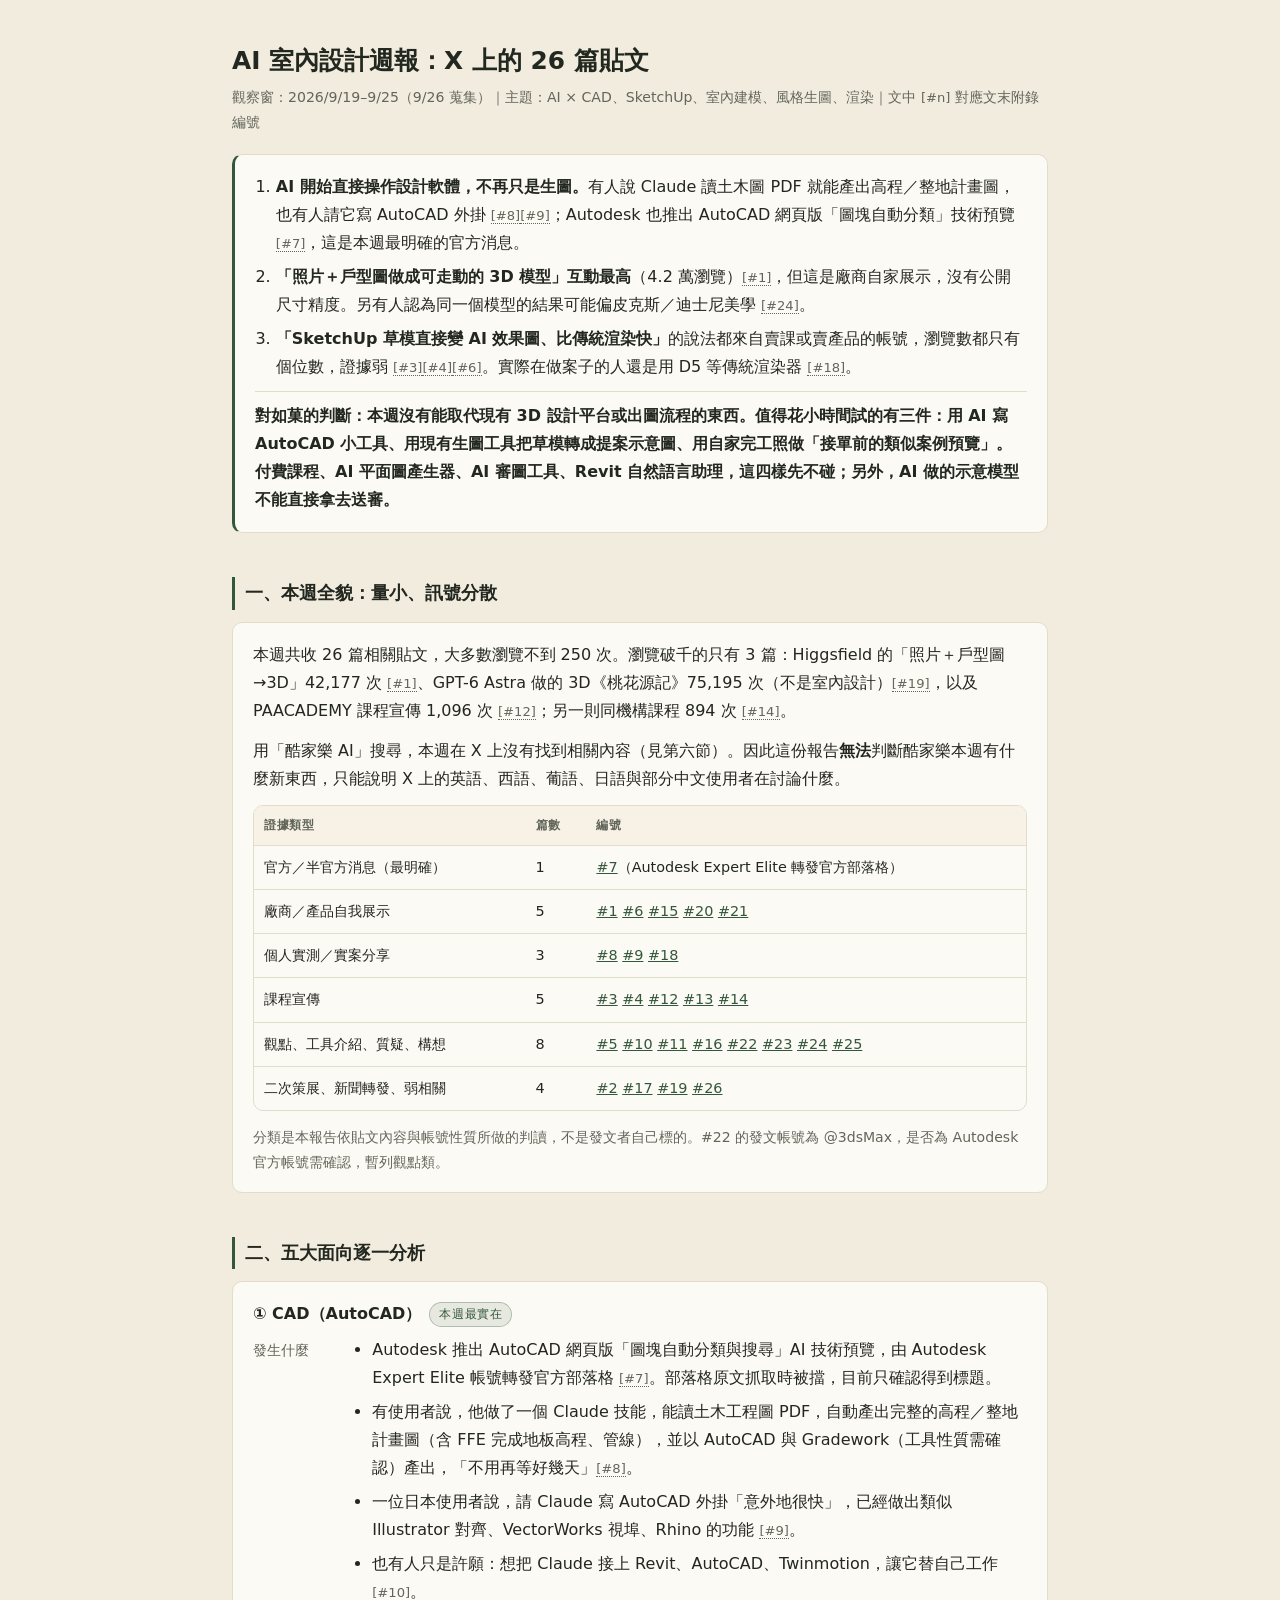
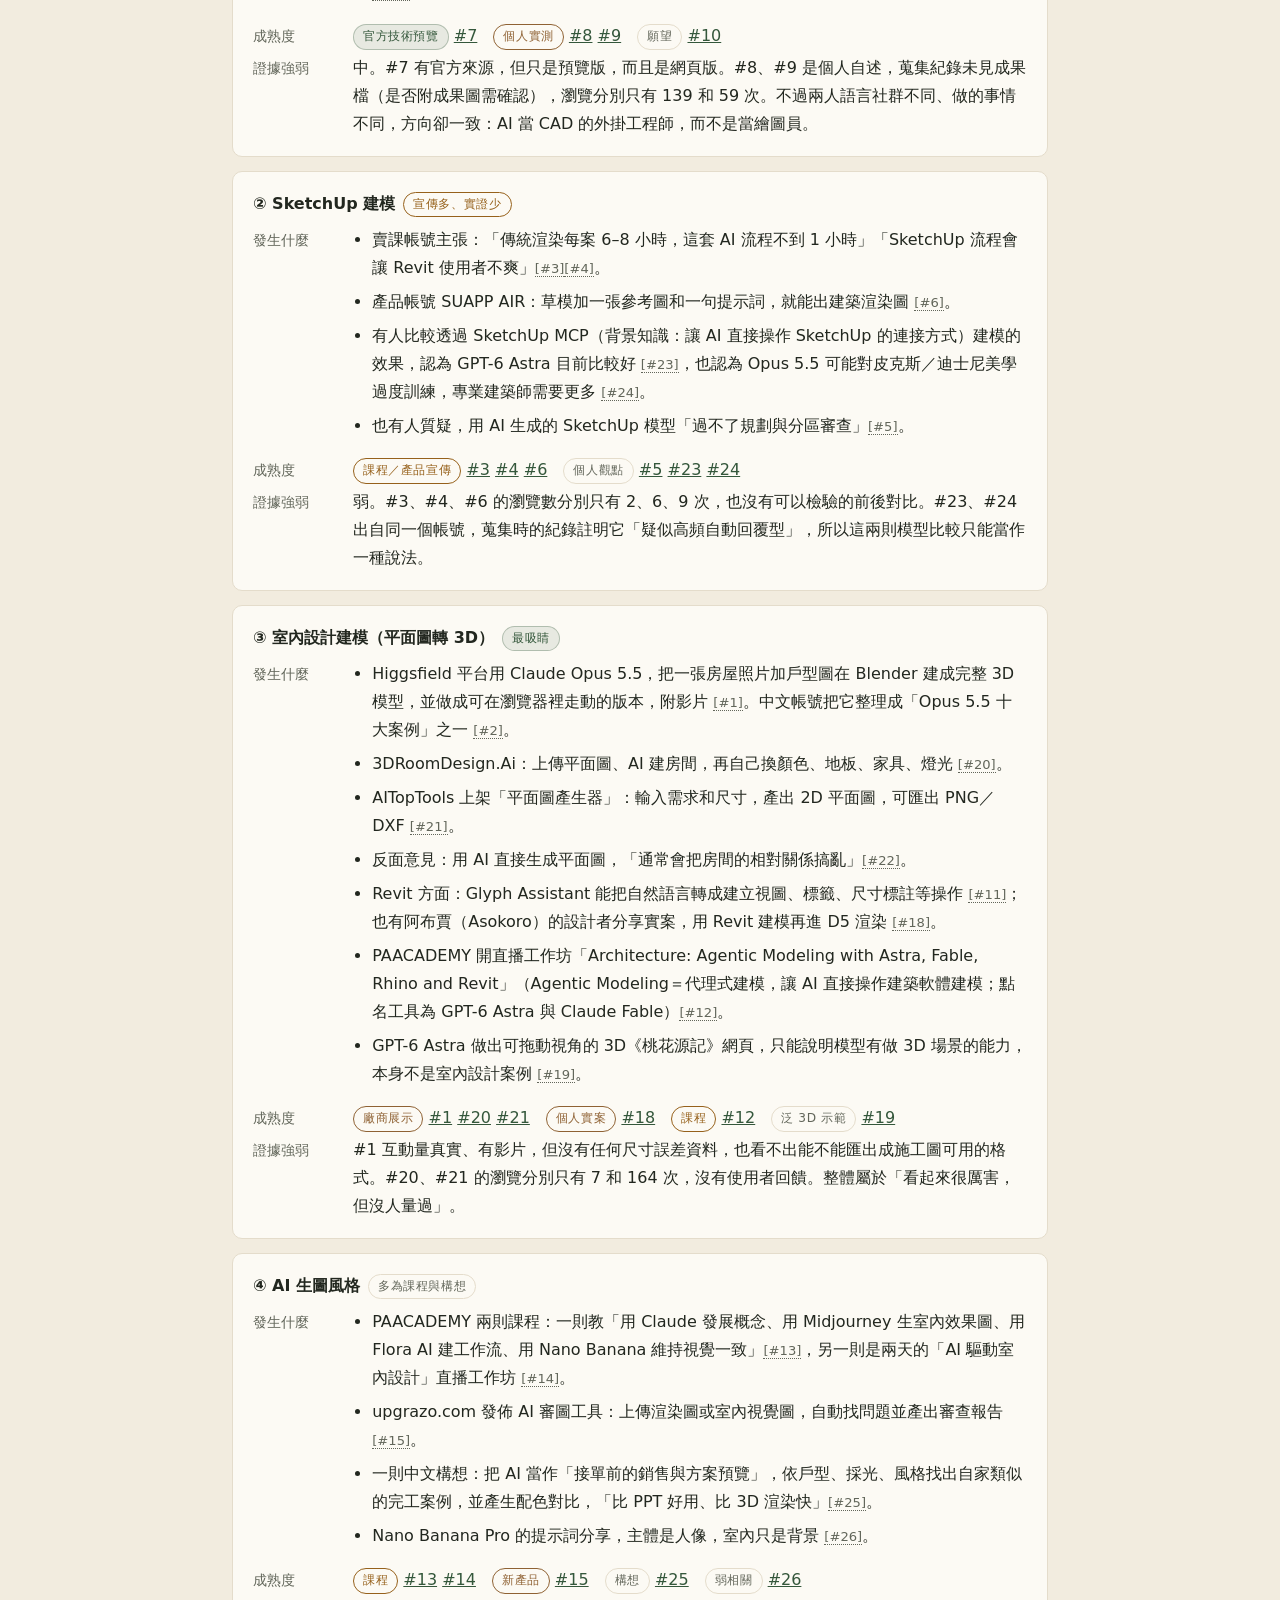
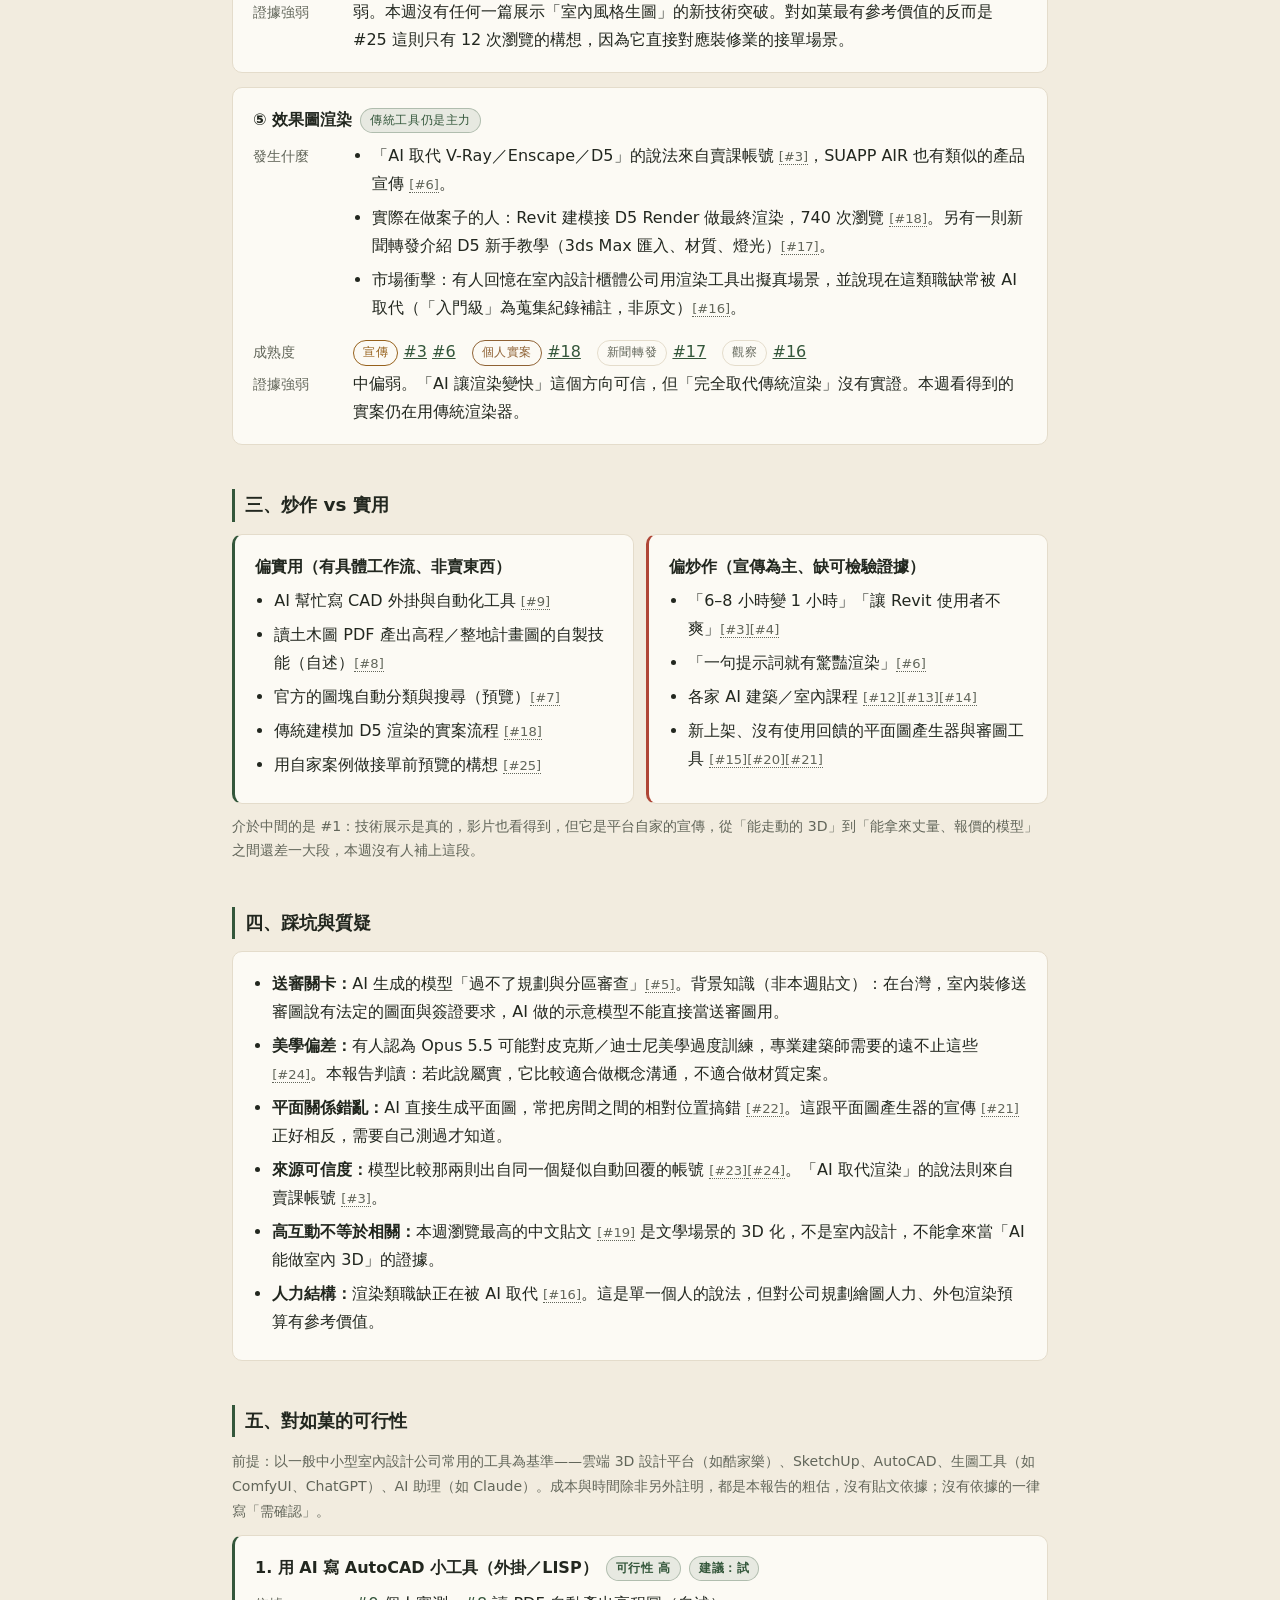
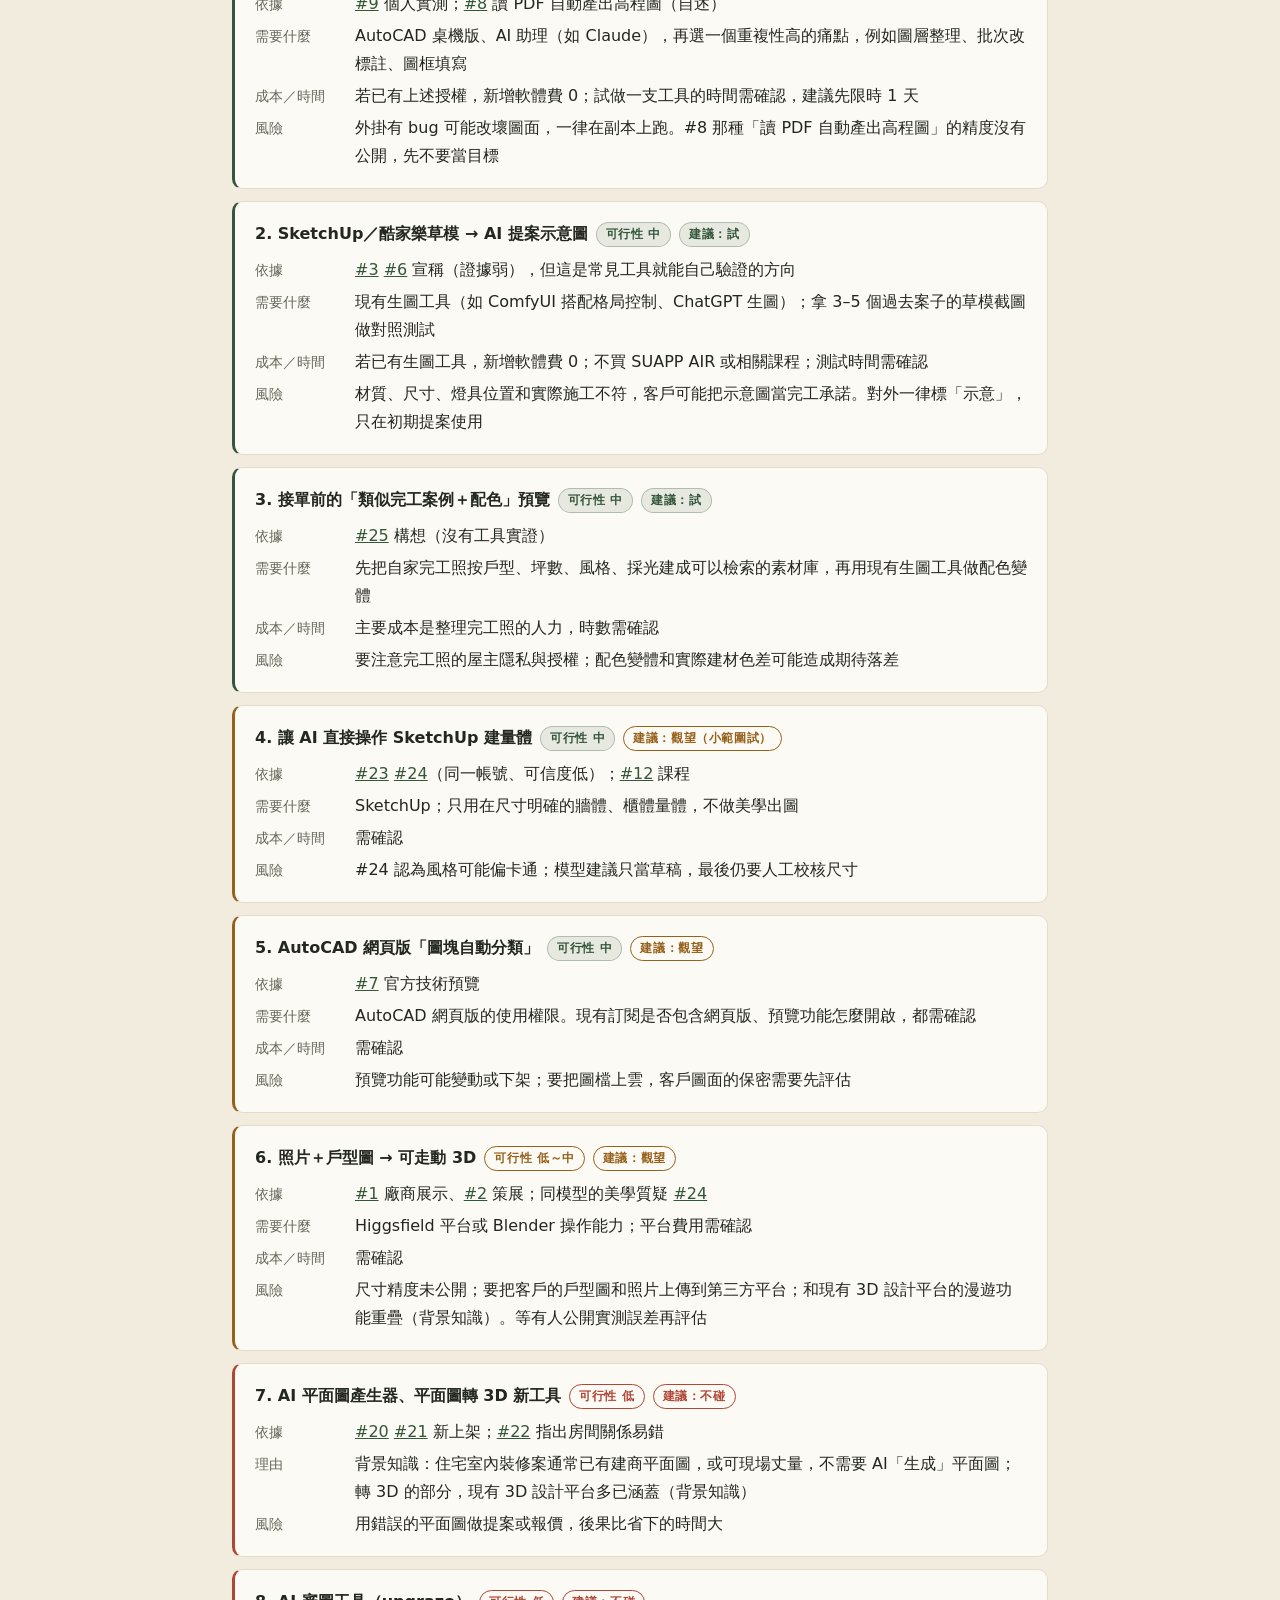
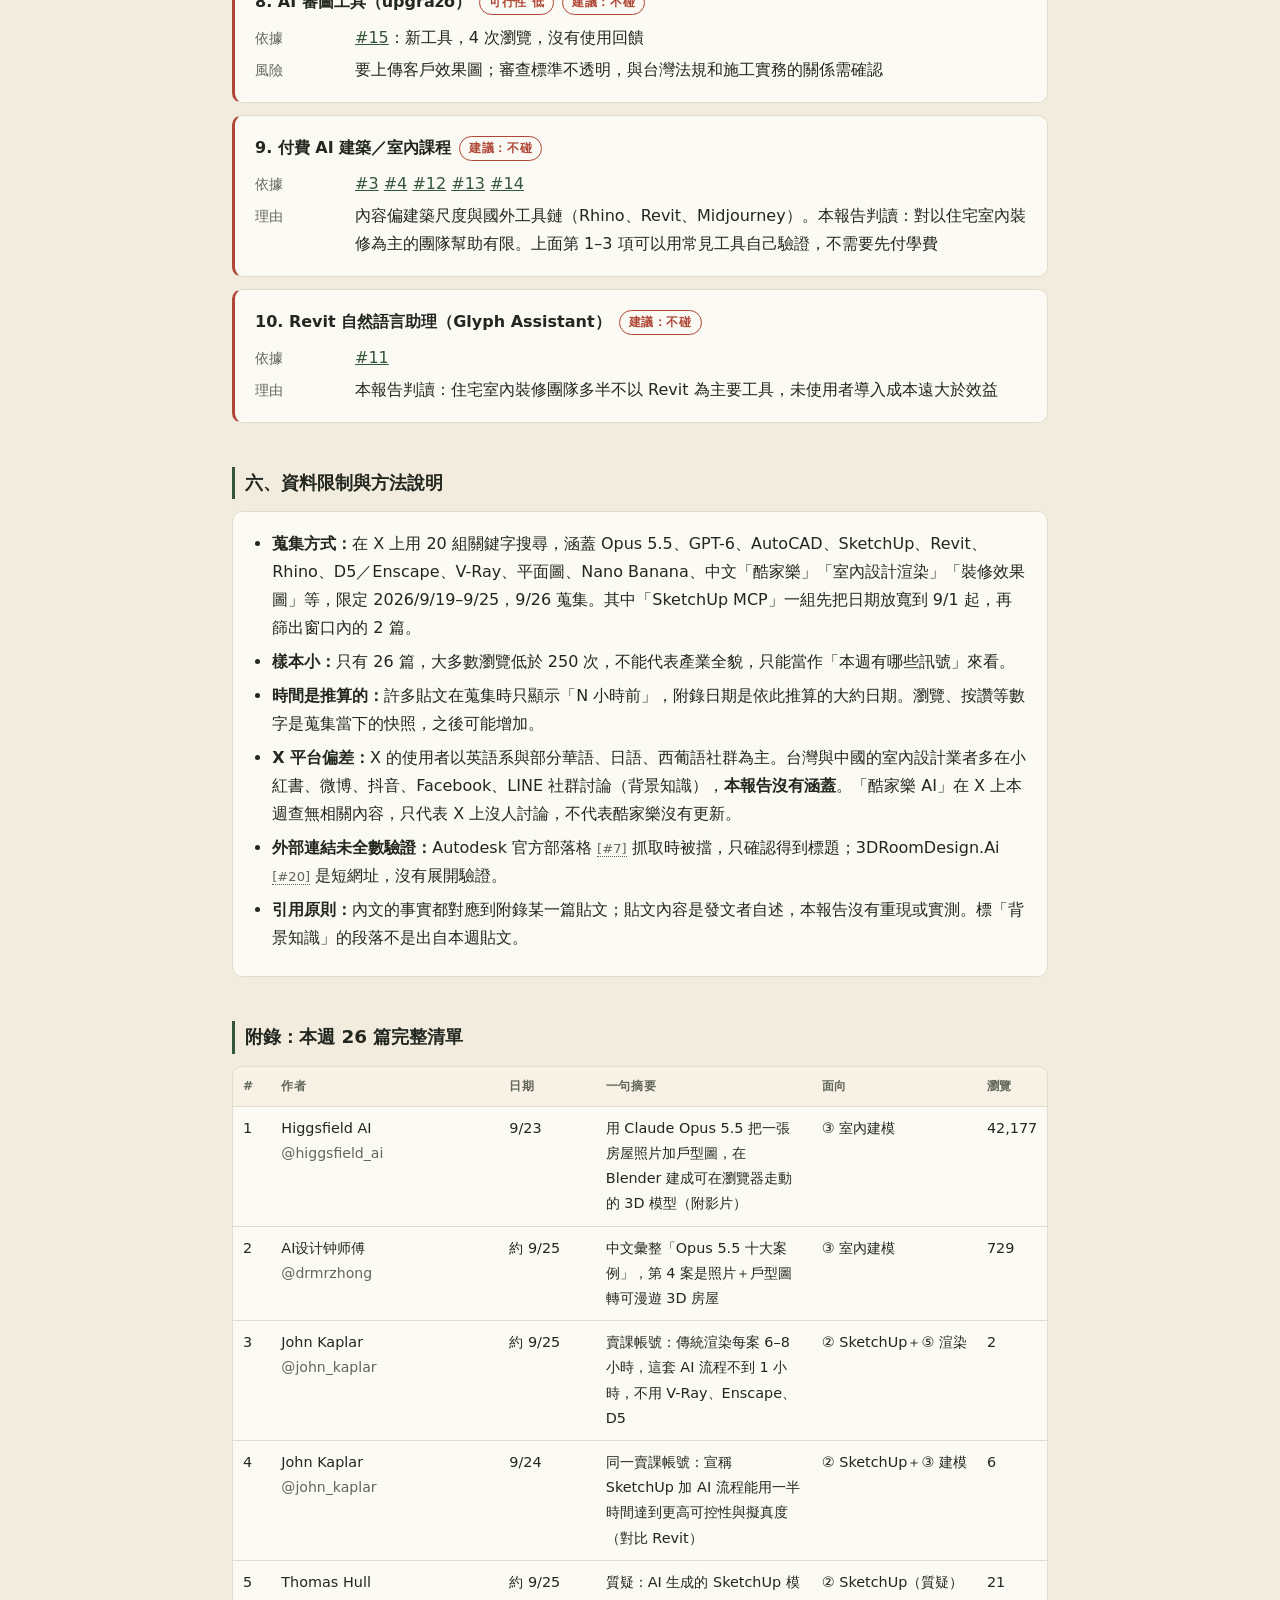
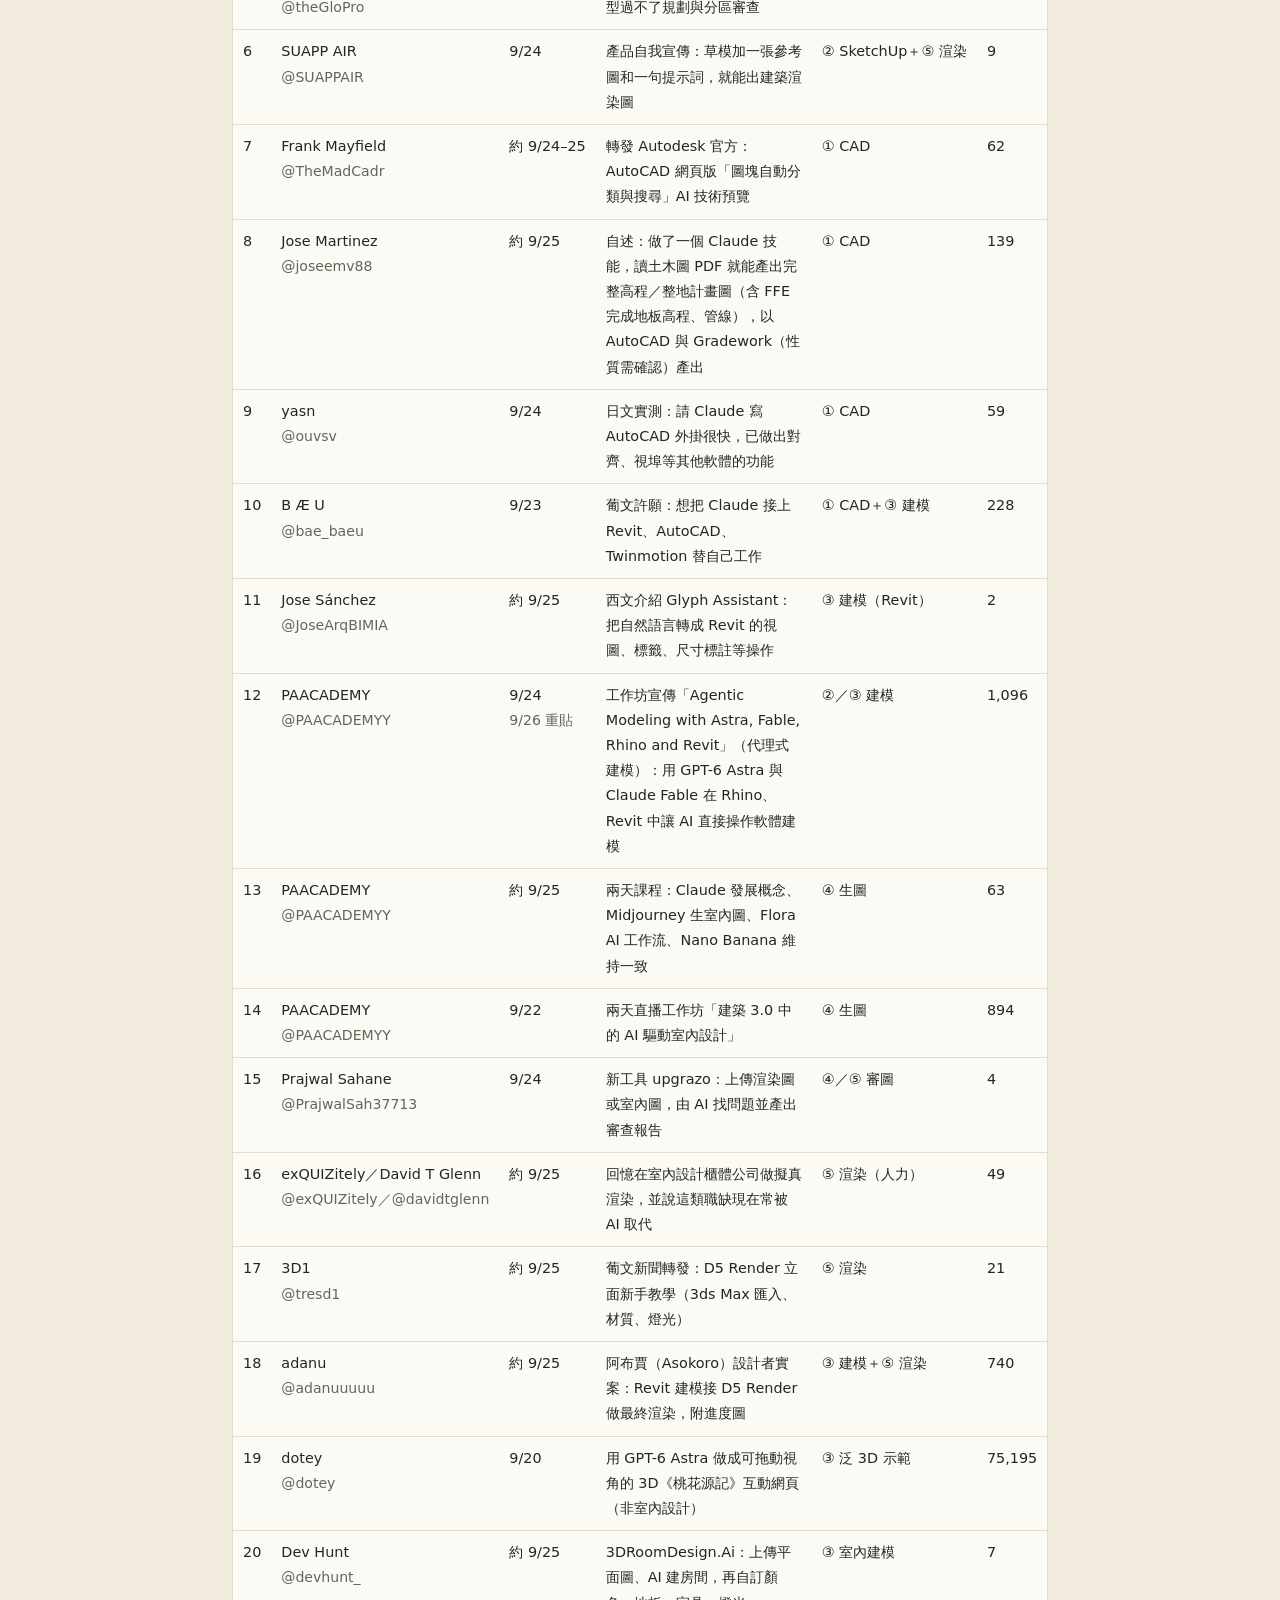
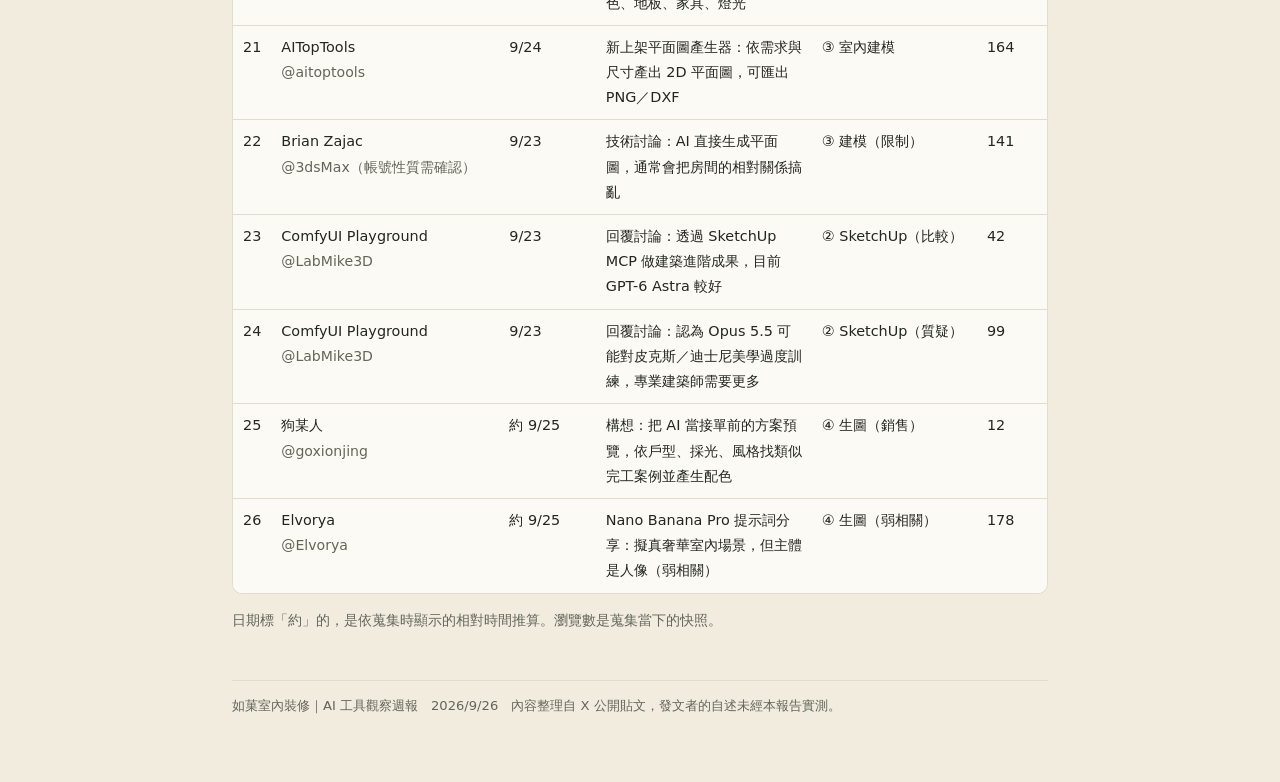
<file: index.html>
<!DOCTYPE html>
<html lang="zh-Hant-TW">
<head>
<meta charset="utf-8">
<meta name="viewport" content="width=device-width, initial-scale=1">
<title>AI 室內設計週報</title>
<meta name="description" content="X（Twitter）2026/9/19–9/25 共 26 篇 AI×CAD／SketchUp／室內建模／風格生圖／渲染貼文的深度分析，含炒作判讀與對小型室內設計公司的可行性評估。">
<style>
:root{
  --bg:#F2ECDF;--surface:#FCFAF4;--surface-2:#F7F1E6;--ink:#22271F;--muted:#62665A;--line:#E4DCCB;
  --primary:#34573B;--primary-strong:#274430;--primary-soft:rgba(52,87,59,.10);--primary-line:rgba(52,87,59,.30);
  --clay:#8F6234;--warn:#96611B;--danger:#AF4636;
  color-scheme:light;
}
@media (prefers-color-scheme: dark){
  :root:not([data-theme="light"]){
    --bg:#15170F;--surface:#1E2016;--surface-2:#24271B;--ink:#ECE9DE;--muted:#9D9B88;--line:#2F3123;
    --primary:#9BC084;--primary-strong:#B4D49E;--primary-soft:rgba(155,192,132,.14);--primary-line:rgba(155,192,132,.38);
    --clay:#CB9C6E;--warn:#E0AC5B;--danger:#E0806F;
    color-scheme:dark;
  }
}
:root[data-theme="dark"]{
  --bg:#15170F;--surface:#1E2016;--surface-2:#24271B;--ink:#ECE9DE;--muted:#9D9B88;--line:#2F3123;
  --primary:#9BC084;--primary-strong:#B4D49E;--primary-soft:rgba(155,192,132,.14);--primary-line:rgba(155,192,132,.38);
  --clay:#CB9C6E;--warn:#E0AC5B;--danger:#E0806F;
  color-scheme:dark;
}
*{box-sizing:border-box}
html{-webkit-text-size-adjust:100%}
body{margin:0;background:var(--bg);color:var(--ink);
  font-family:"Segoe UI","Microsoft JhengHei","PingFang TC","Noto Sans TC",system-ui,sans-serif;
  font-size:1rem;line-height:1.75;overflow-wrap:anywhere}
.wrap{max-width:860px;margin:0 auto;padding:44px 22px 64px}
@media (max-width:600px){.wrap{padding:28px 16px 48px}}
h1{font-size:1.55rem;font-weight:600;line-height:1.4;margin:0 0 6px}
h2{font-size:1.15rem;margin:44px 0 12px;padding-left:10px;border-left:3px solid var(--primary)}
h3{font-size:1rem;margin:22px 0 6px}
p{margin:0 0 12px}
a{color:var(--primary)}
a:hover{color:var(--primary-strong)}
.sub{color:var(--muted);font-size:.88rem;margin:0 0 20px}
.card{background:var(--surface);border:1px solid var(--line);border-radius:10px;padding:18px 20px;margin:0 0 14px}
.card > :first-child{margin-top:0}
.card > :last-child{margin-bottom:0}
.lead{border-left:3px solid var(--primary);background:var(--surface)}
.lead ol{margin:0;padding-left:1.3em}
.lead li{margin:0 0 6px}
.verdict{margin-top:10px;padding-top:10px;border-top:1px solid var(--line);font-weight:600}
.note{color:var(--muted);font-size:.88rem}
.pill{display:inline-block;font-size:.76rem;letter-spacing:.05em;padding:1px 9px;border-radius:999px;
  border:1px solid var(--primary-line);background:var(--primary-soft);color:var(--primary);white-space:nowrap;vertical-align:1px}
.pill.clay{border-color:var(--clay);color:var(--clay);background:transparent}
.pill.warn{border-color:var(--warn);color:var(--warn);background:transparent}
.pill.danger{border-color:var(--danger);color:var(--danger);background:transparent}
.pill.mute{border-color:var(--line);color:var(--muted);background:transparent}
ul.tight{margin:0 0 12px;padding-left:1.2em}
ul.tight li{margin:0 0 6px}
.ref{font-size:.82rem;color:var(--muted);white-space:nowrap}
.ref a{color:var(--muted);text-decoration:none;border-bottom:1px dotted var(--muted)}
.ref a:hover{color:var(--primary)}
.facet-head{display:flex;flex-wrap:wrap;gap:8px;align-items:center;margin:0 0 8px}
.facet-head h3{margin:0}
.kv{display:grid;grid-template-columns:5.5em 1fr;gap:4px 12px;margin:8px 0 0}
.kv dt{color:var(--muted);font-size:.88rem;padding-top:2px}
.kv dd{margin:0}
@media (max-width:520px){.kv{grid-template-columns:1fr}.kv dt{padding-top:6px}}
.tbl{overflow-x:auto;border:1px solid var(--line);border-radius:10px;background:var(--surface);margin:0 0 14px}
table{border-collapse:collapse;width:100%;font-size:.9rem}
th{background:var(--surface-2);color:var(--muted);font-size:.76rem;letter-spacing:.05em;text-align:left;font-weight:600;padding:9px 10px;white-space:nowrap}
td{padding:9px 10px;border-top:1px solid var(--line);vertical-align:top}
td.num{font-variant-numeric:tabular-nums;white-space:nowrap}
.appx td:nth-child(4){min-width:15em}
.appx td:nth-child(2){min-width:8em;white-space:nowrap}
.appx td:nth-child(5),.appx td:nth-child(7){white-space:nowrap}
.feas{display:grid;gap:12px}
.feas .card{margin:0}
.feas h3{margin:0 0 6px;display:flex;flex-wrap:wrap;gap:8px;align-items:center}
.act-try{border-left:3px solid var(--primary)}
.act-wait{border-left:3px solid var(--warn)}
.act-no{border-left:3px solid var(--danger)}
.two{display:grid;grid-template-columns:1fr 1fr;gap:12px}
@media (max-width:640px){.two{grid-template-columns:1fr}}
.two .card{margin:0}
.two h3{margin:0 0 6px}
footer{margin-top:48px;color:var(--muted);font-size:.82rem;border-top:1px solid var(--line);padding-top:14px}
</style>
</head>
<body>
<main class="wrap">

<h1>AI 室內設計週報：X 上的 26 篇貼文</h1>
<p class="sub">觀察窗：2026/9/19–9/25（9/26 蒐集）｜主題：AI × CAD、SketchUp、室內建模、風格生圖、渲染｜文中 <span class="ref">[#n]</span> 對應文末附錄編號</p>

<section class="card lead" aria-label="結論摘要">
<ol>
<li><b>AI 開始直接操作設計軟體，不再只是生圖。</b>有人說 Claude 讀土木圖 PDF 就能產出高程／整地計畫圖，也有人請它寫 AutoCAD 外掛 <span class="ref"><a href="#p8">[#8]</a><a href="#p9">[#9]</a></span>；Autodesk 也推出 AutoCAD 網頁版「圖塊自動分類」技術預覽 <span class="ref"><a href="#p7">[#7]</a></span>，這是本週最明確的官方消息。</li>
<li><b>「照片＋戶型圖做成可走動的 3D 模型」互動最高</b>（4.2 萬瀏覽）<span class="ref"><a href="#p1">[#1]</a></span>，但這是廠商自家展示，沒有公開尺寸精度。另有人認為同一個模型的結果可能偏皮克斯／迪士尼美學 <span class="ref"><a href="#p24">[#24]</a></span>。</li>
<li><b>「SketchUp 草模直接變 AI 效果圖、比傳統渲染快」</b>的說法都來自賣課或賣產品的帳號，瀏覽數都只有個位數，證據弱 <span class="ref"><a href="#p3">[#3]</a><a href="#p4">[#4]</a><a href="#p6">[#6]</a></span>。實際在做案子的人還是用 D5 等傳統渲染器 <span class="ref"><a href="#p18">[#18]</a></span>。</li>
</ol>
<p class="verdict">對如菓的判斷：本週沒有能取代現有 3D 設計平台或出圖流程的東西。值得花小時間試的有三件：用 AI 寫 AutoCAD 小工具、用現有生圖工具把草模轉成提案示意圖、用自家完工照做「接單前的類似案例預覽」。付費課程、AI 平面圖產生器、AI 審圖工具、Revit 自然語言助理，這四樣先不碰；另外，AI 做的示意模型不能直接拿去送審。</p>
</section>

<h2>一、本週全貌：量小、訊號分散</h2>
<div class="card">
<p>本週共收 26 篇相關貼文，大多數瀏覽不到 250 次。瀏覽破千的只有 3 篇：Higgsfield 的「照片＋戶型圖→3D」42,177 次 <span class="ref"><a href="#p1">[#1]</a></span>、GPT-6 Astra 做的 3D《桃花源記》75,195 次（不是室內設計）<span class="ref"><a href="#p19">[#19]</a></span>，以及 PAACADEMY 課程宣傳 1,096 次 <span class="ref"><a href="#p12">[#12]</a></span>；另一則同機構課程 894 次 <span class="ref"><a href="#p14">[#14]</a></span>。</p>
<p>用「酷家樂 AI」搜尋，本週在 X 上沒有找到相關內容（見第六節）。因此這份報告<b>無法</b>判斷酷家樂本週有什麼新東西，只能說明 X 上的英語、西語、葡語、日語與部分中文使用者在討論什麼。</p>
<div class="tbl"><table>
<thead><tr><th>證據類型</th><th>篇數</th><th>編號</th></tr></thead>
<tbody>
<tr><td>官方／半官方消息（最明確）</td><td class="num">1</td><td><a href="#p7">#7</a>（Autodesk Expert Elite 轉發官方部落格）</td></tr>
<tr><td>廠商／產品自我展示</td><td class="num">5</td><td><a href="#p1">#1</a> <a href="#p6">#6</a> <a href="#p15">#15</a> <a href="#p20">#20</a> <a href="#p21">#21</a></td></tr>
<tr><td>個人實測／實案分享</td><td class="num">3</td><td><a href="#p8">#8</a> <a href="#p9">#9</a> <a href="#p18">#18</a></td></tr>
<tr><td>課程宣傳</td><td class="num">5</td><td><a href="#p3">#3</a> <a href="#p4">#4</a> <a href="#p12">#12</a> <a href="#p13">#13</a> <a href="#p14">#14</a></td></tr>
<tr><td>觀點、工具介紹、質疑、構想</td><td class="num">8</td><td><a href="#p5">#5</a> <a href="#p10">#10</a> <a href="#p11">#11</a> <a href="#p16">#16</a> <a href="#p22">#22</a> <a href="#p23">#23</a> <a href="#p24">#24</a> <a href="#p25">#25</a></td></tr>
<tr><td>二次策展、新聞轉發、弱相關</td><td class="num">4</td><td><a href="#p2">#2</a> <a href="#p17">#17</a> <a href="#p19">#19</a> <a href="#p26">#26</a></td></tr>
</tbody></table></div>
<p class="note">分類是本報告依貼文內容與帳號性質所做的判讀，不是發文者自己標的。#22 的發文帳號為 @3dsMax，是否為 Autodesk 官方帳號需確認，暫列觀點類。</p>
</div>

<h2>二、五大面向逐一分析</h2>

<div class="card">
<div class="facet-head"><h3>① CAD（AutoCAD）</h3><span class="pill">本週最實在</span></div>
<dl class="kv">
<dt>發生什麼</dt><dd>
<ul class="tight">
<li>Autodesk 推出 AutoCAD 網頁版「圖塊自動分類與搜尋」AI 技術預覽，由 Autodesk Expert Elite 帳號轉發官方部落格 <span class="ref"><a href="#p7">[#7]</a></span>。部落格原文抓取時被擋，目前只確認得到標題。</li>
<li>有使用者說，他做了一個 Claude 技能，能讀土木工程圖 PDF，自動產出完整的高程／整地計畫圖（含 FFE 完成地板高程、管線），並以 AutoCAD 與 Gradework（工具性質需確認）產出，「不用再等好幾天」<span class="ref"><a href="#p8">[#8]</a></span>。</li>
<li>一位日本使用者說，請 Claude 寫 AutoCAD 外掛「意外地很快」，已經做出類似 Illustrator 對齊、VectorWorks 視埠、Rhino 的功能 <span class="ref"><a href="#p9">[#9]</a></span>。</li>
<li>也有人只是許願：想把 Claude 接上 Revit、AutoCAD、Twinmotion，讓它替自己工作 <span class="ref"><a href="#p10">[#10]</a></span>。</li>
</ul></dd>
<dt>成熟度</dt><dd><span class="pill">官方技術預覽</span> <a href="#p7">#7</a>　<span class="pill clay">個人實測</span> <a href="#p8">#8</a> <a href="#p9">#9</a>　<span class="pill mute">願望</span> <a href="#p10">#10</a></dd>
<dt>證據強弱</dt><dd>中。#7 有官方來源，但只是預覽版，而且是網頁版。#8、#9 是個人自述，蒐集紀錄未見成果檔（是否附成果圖需確認），瀏覽分別只有 139 和 59 次。不過兩人語言社群不同、做的事情不同，方向卻一致：AI 當 CAD 的外掛工程師，而不是當繪圖員。</dd>
</dl>
</div>

<div class="card">
<div class="facet-head"><h3>② SketchUp 建模</h3><span class="pill warn">宣傳多、實證少</span></div>
<dl class="kv">
<dt>發生什麼</dt><dd>
<ul class="tight">
<li>賣課帳號主張：「傳統渲染每案 6–8 小時，這套 AI 流程不到 1 小時」「SketchUp 流程會讓 Revit 使用者不爽」<span class="ref"><a href="#p3">[#3]</a><a href="#p4">[#4]</a></span>。</li>
<li>產品帳號 SUAPP AIR：草模加一張參考圖和一句提示詞，就能出建築渲染圖 <span class="ref"><a href="#p6">[#6]</a></span>。</li>
<li>有人比較透過 SketchUp MCP（背景知識：讓 AI 直接操作 SketchUp 的連接方式）建模的效果，認為 GPT-6 Astra 目前比較好 <span class="ref"><a href="#p23">[#23]</a></span>，也認為 Opus 5.5 可能對皮克斯／迪士尼美學過度訓練，專業建築師需要更多 <span class="ref"><a href="#p24">[#24]</a></span>。</li>
<li>也有人質疑，用 AI 生成的 SketchUp 模型「過不了規劃與分區審查」<span class="ref"><a href="#p5">[#5]</a></span>。</li>
</ul></dd>
<dt>成熟度</dt><dd><span class="pill warn">課程／產品宣傳</span> <a href="#p3">#3</a> <a href="#p4">#4</a> <a href="#p6">#6</a>　<span class="pill mute">個人觀點</span> <a href="#p5">#5</a> <a href="#p23">#23</a> <a href="#p24">#24</a></dd>
<dt>證據強弱</dt><dd>弱。#3、#4、#6 的瀏覽數分別只有 2、6、9 次，也沒有可以檢驗的前後對比。#23、#24 出自同一個帳號，蒐集時的紀錄註明它「疑似高頻自動回覆型」，所以這兩則模型比較只能當作一種說法。</dd>
</dl>
</div>

<div class="card">
<div class="facet-head"><h3>③ 室內設計建模（平面圖轉 3D）</h3><span class="pill">最吸睛</span></div>
<dl class="kv">
<dt>發生什麼</dt><dd>
<ul class="tight">
<li>Higgsfield 平台用 Claude Opus 5.5，把一張房屋照片加戶型圖在 Blender 建成完整 3D 模型，並做成可在瀏覽器裡走動的版本，附影片 <span class="ref"><a href="#p1">[#1]</a></span>。中文帳號把它整理成「Opus 5.5 十大案例」之一 <span class="ref"><a href="#p2">[#2]</a></span>。</li>
<li>3DRoomDesign.Ai：上傳平面圖、AI 建房間，再自己換顏色、地板、家具、燈光 <span class="ref"><a href="#p20">[#20]</a></span>。</li>
<li>AITopTools 上架「平面圖產生器」：輸入需求和尺寸，產出 2D 平面圖，可匯出 PNG／DXF <span class="ref"><a href="#p21">[#21]</a></span>。</li>
<li>反面意見：用 AI 直接生成平面圖，「通常會把房間的相對關係搞亂」<span class="ref"><a href="#p22">[#22]</a></span>。</li>
<li>Revit 方面：Glyph Assistant 能把自然語言轉成建立視圖、標籤、尺寸標註等操作 <span class="ref"><a href="#p11">[#11]</a></span>；也有阿布賈（Asokoro）的設計者分享實案，用 Revit 建模再進 D5 渲染 <span class="ref"><a href="#p18">[#18]</a></span>。</li>
<li>PAACADEMY 開直播工作坊「Architecture: Agentic Modeling with Astra, Fable, Rhino and Revit」（Agentic Modeling＝代理式建模，讓 AI 直接操作建築軟體建模；點名工具為 GPT-6 Astra 與 Claude Fable）<span class="ref"><a href="#p12">[#12]</a></span>。</li>
<li>GPT-6 Astra 做出可拖動視角的 3D《桃花源記》網頁，只能說明模型有做 3D 場景的能力，本身不是室內設計案例 <span class="ref"><a href="#p19">[#19]</a></span>。</li>
</ul></dd>
<dt>成熟度</dt><dd><span class="pill clay">廠商展示</span> <a href="#p1">#1</a> <a href="#p20">#20</a> <a href="#p21">#21</a>　<span class="pill clay">個人實案</span> <a href="#p18">#18</a>　<span class="pill warn">課程</span> <a href="#p12">#12</a>　<span class="pill mute">泛 3D 示範</span> <a href="#p19">#19</a></dd>
<dt>證據強弱</dt><dd>#1 互動量真實、有影片，但沒有任何尺寸誤差資料，也看不出能不能匯出成施工圖可用的格式。#20、#21 的瀏覽分別只有 7 和 164 次，沒有使用者回饋。整體屬於「看起來很厲害，但沒人量過」。</dd>
</dl>
</div>

<div class="card">
<div class="facet-head"><h3>④ AI 生圖風格</h3><span class="pill mute">多為課程與構想</span></div>
<dl class="kv">
<dt>發生什麼</dt><dd>
<ul class="tight">
<li>PAACADEMY 兩則課程：一則教「用 Claude 發展概念、用 Midjourney 生室內效果圖、用 Flora AI 建工作流、用 Nano Banana 維持視覺一致」<span class="ref"><a href="#p13">[#13]</a></span>，另一則是兩天的「AI 驅動室內設計」直播工作坊 <span class="ref"><a href="#p14">[#14]</a></span>。</li>
<li>upgrazo.com 發佈 AI 審圖工具：上傳渲染圖或室內視覺圖，自動找問題並產出審查報告 <span class="ref"><a href="#p15">[#15]</a></span>。</li>
<li>一則中文構想：把 AI 當作「接單前的銷售與方案預覽」，依戶型、採光、風格找出自家類似的完工案例，並產生配色對比，「比 PPT 好用、比 3D 渲染快」<span class="ref"><a href="#p25">[#25]</a></span>。</li>
<li>Nano Banana Pro 的提示詞分享，主體是人像，室內只是背景 <span class="ref"><a href="#p26">[#26]</a></span>。</li>
</ul></dd>
<dt>成熟度</dt><dd><span class="pill warn">課程</span> <a href="#p13">#13</a> <a href="#p14">#14</a>　<span class="pill clay">新產品</span> <a href="#p15">#15</a>　<span class="pill mute">構想</span> <a href="#p25">#25</a>　<span class="pill mute">弱相關</span> <a href="#p26">#26</a></dd>
<dt>證據強弱</dt><dd>弱。本週沒有任何一篇展示「室內風格生圖」的新技術突破。對如菓最有參考價值的反而是 #25 這則只有 12 次瀏覽的構想，因為它直接對應裝修業的接單場景。</dd>
</dl>
</div>

<div class="card">
<div class="facet-head"><h3>⑤ 效果圖渲染</h3><span class="pill">傳統工具仍是主力</span></div>
<dl class="kv">
<dt>發生什麼</dt><dd>
<ul class="tight">
<li>「AI 取代 V-Ray／Enscape／D5」的說法來自賣課帳號 <span class="ref"><a href="#p3">[#3]</a></span>，SUAPP AIR 也有類似的產品宣傳 <span class="ref"><a href="#p6">[#6]</a></span>。</li>
<li>實際在做案子的人：Revit 建模接 D5 Render 做最終渲染，740 次瀏覽 <span class="ref"><a href="#p18">[#18]</a></span>。另有一則新聞轉發介紹 D5 新手教學（3ds Max 匯入、材質、燈光）<span class="ref"><a href="#p17">[#17]</a></span>。</li>
<li>市場衝擊：有人回憶在室內設計櫃體公司用渲染工具出擬真場景，並說現在這類職缺常被 AI 取代（「入門級」為蒐集紀錄補註，非原文）<span class="ref"><a href="#p16">[#16]</a></span>。</li>
</ul></dd>
<dt>成熟度</dt><dd><span class="pill warn">宣傳</span> <a href="#p3">#3</a> <a href="#p6">#6</a>　<span class="pill clay">個人實案</span> <a href="#p18">#18</a>　<span class="pill mute">新聞轉發</span> <a href="#p17">#17</a>　<span class="pill mute">觀察</span> <a href="#p16">#16</a></dd>
<dt>證據強弱</dt><dd>中偏弱。「AI 讓渲染變快」這個方向可信，但「完全取代傳統渲染」沒有實證。本週看得到的實案仍在用傳統渲染器。</dd>
</dl>
</div>

<h2>三、炒作 vs 實用</h2>
<div class="two">
<div class="card act-try">
<h3>偏實用（有具體工作流、非賣東西）</h3>
<ul class="tight">
<li>AI 幫忙寫 CAD 外掛與自動化工具 <span class="ref"><a href="#p9">[#9]</a></span></li>
<li>讀土木圖 PDF 產出高程／整地計畫圖的自製技能（自述）<span class="ref"><a href="#p8">[#8]</a></span></li>
<li>官方的圖塊自動分類與搜尋（預覽）<span class="ref"><a href="#p7">[#7]</a></span></li>
<li>傳統建模加 D5 渲染的實案流程 <span class="ref"><a href="#p18">[#18]</a></span></li>
<li>用自家案例做接單前預覽的構想 <span class="ref"><a href="#p25">[#25]</a></span></li>
</ul>
</div>
<div class="card act-no">
<h3>偏炒作（宣傳為主、缺可檢驗證據）</h3>
<ul class="tight">
<li>「6–8 小時變 1 小時」「讓 Revit 使用者不爽」<span class="ref"><a href="#p3">[#3]</a><a href="#p4">[#4]</a></span></li>
<li>「一句提示詞就有驚豔渲染」<span class="ref"><a href="#p6">[#6]</a></span></li>
<li>各家 AI 建築／室內課程 <span class="ref"><a href="#p12">[#12]</a><a href="#p13">[#13]</a><a href="#p14">[#14]</a></span></li>
<li>新上架、沒有使用回饋的平面圖產生器與審圖工具 <span class="ref"><a href="#p15">[#15]</a><a href="#p20">[#20]</a><a href="#p21">[#21]</a></span></li>
</ul>
</div>
</div>
<p class="note" style="margin-top:10px">介於中間的是 #1：技術展示是真的，影片也看得到，但它是平台自家的宣傳，從「能走動的 3D」到「能拿來丈量、報價的模型」之間還差一大段，本週沒有人補上這段。</p>

<h2>四、踩坑與質疑</h2>
<div class="card">
<ul class="tight">
<li><b>送審關卡：</b>AI 生成的模型「過不了規劃與分區審查」<span class="ref"><a href="#p5">[#5]</a></span>。背景知識（非本週貼文）：在台灣，室內裝修送審圖說有法定的圖面與簽證要求，AI 做的示意模型不能直接當送審圖用。</li>
<li><b>美學偏差：</b>有人認為 Opus 5.5 可能對皮克斯／迪士尼美學過度訓練，專業建築師需要的遠不止這些 <span class="ref"><a href="#p24">[#24]</a></span>。本報告判讀：若此說屬實，它比較適合做概念溝通，不適合做材質定案。</li>
<li><b>平面關係錯亂：</b>AI 直接生成平面圖，常把房間之間的相對位置搞錯 <span class="ref"><a href="#p22">[#22]</a></span>。這跟平面圖產生器的宣傳 <span class="ref"><a href="#p21">[#21]</a></span> 正好相反，需要自己測過才知道。</li>
<li><b>來源可信度：</b>模型比較那兩則出自同一個疑似自動回覆的帳號 <span class="ref"><a href="#p23">[#23]</a><a href="#p24">[#24]</a></span>。「AI 取代渲染」的說法則來自賣課帳號 <span class="ref"><a href="#p3">[#3]</a></span>。</li>
<li><b>高互動不等於相關：</b>本週瀏覽最高的中文貼文 <span class="ref"><a href="#p19">[#19]</a></span> 是文學場景的 3D 化，不是室內設計，不能拿來當「AI 能做室內 3D」的證據。</li>
<li><b>人力結構：</b>渲染類職缺正在被 AI 取代 <span class="ref"><a href="#p16">[#16]</a></span>。這是單一個人的說法，但對公司規劃繪圖人力、外包渲染預算有參考價值。</li>
</ul>
</div>

<h2>五、對如菓的可行性</h2>
<p class="note">前提：以一般中小型室內設計公司常用的工具為基準——雲端 3D 設計平台（如酷家樂）、SketchUp、AutoCAD、生圖工具（如 ComfyUI、ChatGPT）、AI 助理（如 Claude）。成本與時間除非另外註明，都是本報告的粗估，沒有貼文依據；沒有依據的一律寫「需確認」。</p>
<div class="feas">

<div class="card act-try">
<h3>1. 用 AI 寫 AutoCAD 小工具（外掛／LISP） <span class="pill">可行性 高</span><span class="pill">建議：試</span></h3>
<dl class="kv">
<dt>依據</dt><dd><a href="#p9">#9</a> 個人實測；<a href="#p8">#8</a> 讀 PDF 自動產出高程圖（自述）</dd>
<dt>需要什麼</dt><dd>AutoCAD 桌機版、AI 助理（如 Claude），再選一個重複性高的痛點，例如圖層整理、批次改標註、圖框填寫</dd>
<dt>成本／時間</dt><dd>若已有上述授權，新增軟體費 0；試做一支工具的時間需確認，建議先限時 1 天</dd>
<dt>風險</dt><dd>外掛有 bug 可能改壞圖面，一律在副本上跑。#8 那種「讀 PDF 自動產出高程圖」的精度沒有公開，先不要當目標</dd>
</dl>
</div>

<div class="card act-try">
<h3>2. SketchUp／酷家樂草模 → AI 提案示意圖 <span class="pill">可行性 中</span><span class="pill">建議：試</span></h3>
<dl class="kv">
<dt>依據</dt><dd><a href="#p3">#3</a> <a href="#p6">#6</a> 宣稱（證據弱），但這是常見工具就能自己驗證的方向</dd>
<dt>需要什麼</dt><dd>現有生圖工具（如 ComfyUI 搭配格局控制、ChatGPT 生圖）；拿 3–5 個過去案子的草模截圖做對照測試</dd>
<dt>成本／時間</dt><dd>若已有生圖工具，新增軟體費 0；不買 SUAPP AIR 或相關課程；測試時間需確認</dd>
<dt>風險</dt><dd>材質、尺寸、燈具位置和實際施工不符，客戶可能把示意圖當完工承諾。對外一律標「示意」，只在初期提案使用</dd>
</dl>
</div>

<div class="card act-try">
<h3>3. 接單前的「類似完工案例＋配色」預覽 <span class="pill">可行性 中</span><span class="pill">建議：試</span></h3>
<dl class="kv">
<dt>依據</dt><dd><a href="#p25">#25</a> 構想（沒有工具實證）</dd>
<dt>需要什麼</dt><dd>先把自家完工照按戶型、坪數、風格、採光建成可以檢索的素材庫，再用現有生圖工具做配色變體</dd>
<dt>成本／時間</dt><dd>主要成本是整理完工照的人力，時數需確認</dd>
<dt>風險</dt><dd>要注意完工照的屋主隱私與授權；配色變體和實際建材色差可能造成期待落差</dd>
</dl>
</div>

<div class="card act-wait">
<h3>4. 讓 AI 直接操作 SketchUp 建量體 <span class="pill">可行性 中</span><span class="pill warn">建議：觀望（小範圍試）</span></h3>
<dl class="kv">
<dt>依據</dt><dd><a href="#p23">#23</a> <a href="#p24">#24</a>（同一帳號、可信度低）；<a href="#p12">#12</a> 課程</dd>
<dt>需要什麼</dt><dd>SketchUp；只用在尺寸明確的牆體、櫃體量體，不做美學出圖</dd>
<dt>成本／時間</dt><dd>需確認</dd>
<dt>風險</dt><dd>#24 認為風格可能偏卡通；模型建議只當草稿，最後仍要人工校核尺寸</dd>
</dl>
</div>

<div class="card act-wait">
<h3>5. AutoCAD 網頁版「圖塊自動分類」 <span class="pill">可行性 中</span><span class="pill warn">建議：觀望</span></h3>
<dl class="kv">
<dt>依據</dt><dd><a href="#p7">#7</a> 官方技術預覽</dd>
<dt>需要什麼</dt><dd>AutoCAD 網頁版的使用權限。現有訂閱是否包含網頁版、預覽功能怎麼開啟，都需確認</dd>
<dt>成本／時間</dt><dd>需確認</dd>
<dt>風險</dt><dd>預覽功能可能變動或下架；要把圖檔上雲，客戶圖面的保密需要先評估</dd>
</dl>
</div>

<div class="card act-wait">
<h3>6. 照片＋戶型圖 → 可走動 3D <span class="pill warn">可行性 低～中</span><span class="pill warn">建議：觀望</span></h3>
<dl class="kv">
<dt>依據</dt><dd><a href="#p1">#1</a> 廠商展示、<a href="#p2">#2</a> 策展；同模型的美學質疑 <a href="#p24">#24</a></dd>
<dt>需要什麼</dt><dd>Higgsfield 平台或 Blender 操作能力；平台費用需確認</dd>
<dt>成本／時間</dt><dd>需確認</dd>
<dt>風險</dt><dd>尺寸精度未公開；要把客戶的戶型圖和照片上傳到第三方平台；和現有 3D 設計平台的漫遊功能重疊（背景知識）。等有人公開實測誤差再評估</dd>
</dl>
</div>

<div class="card act-no">
<h3>7. AI 平面圖產生器、平面圖轉 3D 新工具 <span class="pill danger">可行性 低</span><span class="pill danger">建議：不碰</span></h3>
<dl class="kv">
<dt>依據</dt><dd><a href="#p20">#20</a> <a href="#p21">#21</a> 新上架；<a href="#p22">#22</a> 指出房間關係易錯</dd>
<dt>理由</dt><dd>背景知識：住宅室內裝修案通常已有建商平面圖，或可現場丈量，不需要 AI「生成」平面圖；轉 3D 的部分，現有 3D 設計平台多已涵蓋（背景知識）</dd>
<dt>風險</dt><dd>用錯誤的平面圖做提案或報價，後果比省下的時間大</dd>
</dl>
</div>

<div class="card act-no">
<h3>8. AI 審圖工具（upgrazo） <span class="pill danger">可行性 低</span><span class="pill danger">建議：不碰</span></h3>
<dl class="kv">
<dt>依據</dt><dd><a href="#p15">#15</a>：新工具，4 次瀏覽，沒有使用回饋</dd>
<dt>風險</dt><dd>要上傳客戶效果圖；審查標準不透明，與台灣法規和施工實務的關係需確認</dd>
</dl>
</div>

<div class="card act-no">
<h3>9. 付費 AI 建築／室內課程 <span class="pill danger">建議：不碰</span></h3>
<dl class="kv">
<dt>依據</dt><dd><a href="#p3">#3</a> <a href="#p4">#4</a> <a href="#p12">#12</a> <a href="#p13">#13</a> <a href="#p14">#14</a></dd>
<dt>理由</dt><dd>內容偏建築尺度與國外工具鏈（Rhino、Revit、Midjourney）。本報告判讀：對以住宅室內裝修為主的團隊幫助有限。上面第 1–3 項可以用常見工具自己驗證，不需要先付學費</dd>
</dl>
</div>

<div class="card act-no">
<h3>10. Revit 自然語言助理（Glyph Assistant） <span class="pill danger">建議：不碰</span></h3>
<dl class="kv">
<dt>依據</dt><dd><a href="#p11">#11</a></dd>
<dt>理由</dt><dd>本報告判讀：住宅室內裝修團隊多半不以 Revit 為主要工具，未使用者導入成本遠大於效益</dd>
</dl>
</div>

</div>

<h2>六、資料限制與方法說明</h2>
<div class="card">
<ul class="tight">
<li><b>蒐集方式：</b>在 X 上用 20 組關鍵字搜尋，涵蓋 Opus 5.5、GPT-6、AutoCAD、SketchUp、Revit、Rhino、D5／Enscape、V-Ray、平面圖、Nano Banana、中文「酷家樂」「室內設計渲染」「裝修效果圖」等，限定 2026/9/19–9/25，9/26 蒐集。其中「SketchUp MCP」一組先把日期放寬到 9/1 起，再篩出窗口內的 2 篇。</li>
<li><b>樣本小：</b>只有 26 篇，大多數瀏覽低於 250 次，不能代表產業全貌，只能當作「本週有哪些訊號」來看。</li>
<li><b>時間是推算的：</b>許多貼文在蒐集時只顯示「N 小時前」，附錄日期是依此推算的大約日期。瀏覽、按讚等數字是蒐集當下的快照，之後可能增加。</li>
<li><b>X 平台偏差：</b>X 的使用者以英語系與部分華語、日語、西葡語社群為主。台灣與中國的室內設計業者多在小紅書、微博、抖音、Facebook、LINE 社群討論（背景知識），<b>本報告沒有涵蓋</b>。「酷家樂 AI」在 X 上本週查無相關內容，只代表 X 上沒人討論，不代表酷家樂沒有更新。</li>
<li><b>外部連結未全數驗證：</b>Autodesk 官方部落格 <span class="ref"><a href="#p7">[#7]</a></span> 抓取時被擋，只確認得到標題；3DRoomDesign.Ai <span class="ref"><a href="#p20">[#20]</a></span> 是短網址，沒有展開驗證。</li>
<li><b>引用原則：</b>內文的事實都對應到附錄某一篇貼文；貼文內容是發文者自述，本報告沒有重現或實測。標「背景知識」的段落不是出自本週貼文。</li>
</ul>
</div>

<h2>附錄：本週 26 篇完整清單</h2>
<div class="tbl appx"><table>
<thead><tr><th>#</th><th>作者</th><th>日期</th><th>一句摘要</th><th>面向</th><th>瀏覽</th><th>原文</th></tr></thead>
<tbody>
<tr id="p1"><td class="num">1</td><td>Higgsfield AI<br><span class="note">@higgsfield_ai</span></td><td class="num">9/23</td><td>用 Claude Opus 5.5 把一張房屋照片加戶型圖，在 Blender 建成可在瀏覽器走動的 3D 模型（附影片）</td><td>③ 室內建模</td><td class="num">42,177</td><td><a href="https://x.com/higgsfield_ai/status/2102499166635352354" target="_blank" rel="noopener">連結</a></td></tr>
<tr id="p2"><td class="num">2</td><td>AI设计钟师傅<br><span class="note">@drmrzhong</span></td><td class="num">約 9/25</td><td>中文彙整「Opus 5.5 十大案例」，第 4 案是照片＋戶型圖轉可漫遊 3D 房屋</td><td>③ 室內建模</td><td class="num">729</td><td><a href="https://x.com/drmrzhong/status/2103469192939008273" target="_blank" rel="noopener">連結</a></td></tr>
<tr id="p3"><td class="num">3</td><td>John Kaplar<br><span class="note">@john_kaplar</span></td><td class="num">約 9/25</td><td>賣課帳號：傳統渲染每案 6–8 小時，這套 AI 流程不到 1 小時，不用 V-Ray、Enscape、D5</td><td>② SketchUp＋⑤ 渲染</td><td class="num">2</td><td><a href="https://x.com/john_kaplar/status/2103501432401899933" target="_blank" rel="noopener">連結</a></td></tr>
<tr id="p4"><td class="num">4</td><td>John Kaplar<br><span class="note">@john_kaplar</span></td><td class="num">9/24</td><td>同一賣課帳號：宣稱 SketchUp 加 AI 流程能用一半時間達到更高可控性與擬真度（對比 Revit）</td><td>② SketchUp＋③ 建模</td><td class="num">6</td><td><a href="https://x.com/john_kaplar/status/2103138399636885990" target="_blank" rel="noopener">連結</a></td></tr>
<tr id="p5"><td class="num">5</td><td>Thomas Hull<br><span class="note">@theGloPro</span></td><td class="num">約 9/25</td><td>質疑：AI 生成的 SketchUp 模型過不了規劃與分區審查</td><td>② SketchUp（質疑）</td><td class="num">21</td><td><a href="https://x.com/theGloPro/status/2103361155892662435" target="_blank" rel="noopener">連結</a></td></tr>
<tr id="p6"><td class="num">6</td><td>SUAPP AIR<br><span class="note">@SUAPPAIR</span></td><td class="num">9/24</td><td>產品自我宣傳：草模加一張參考圖和一句提示詞，就能出建築渲染圖</td><td>② SketchUp＋⑤ 渲染</td><td class="num">9</td><td><a href="https://x.com/SUAPPAIR/status/2103148762202075403" target="_blank" rel="noopener">連結</a></td></tr>
<tr id="p7"><td class="num">7</td><td>Frank Mayfield<br><span class="note">@TheMadCadr</span></td><td class="num">約 9/24–25</td><td>轉發 Autodesk 官方：AutoCAD 網頁版「圖塊自動分類與搜尋」AI 技術預覽</td><td>① CAD</td><td class="num">62</td><td><a href="https://x.com/TheMadCadr/status/2103167866648338816" target="_blank" rel="noopener">連結</a></td></tr>
<tr id="p8"><td class="num">8</td><td>Jose Martinez<br><span class="note">@joseemv88</span></td><td class="num">約 9/25</td><td>自述：做了一個 Claude 技能，讀土木圖 PDF 就能產出完整高程／整地計畫圖（含 FFE 完成地板高程、管線），以 AutoCAD 與 Gradework（性質需確認）產出</td><td>① CAD</td><td class="num">139</td><td><a href="https://x.com/joseemv88/status/2103268595002114080" target="_blank" rel="noopener">連結</a></td></tr>
<tr id="p9"><td class="num">9</td><td>yasn<br><span class="note">@ouvsv</span></td><td class="num">9/24</td><td>日文實測：請 Claude 寫 AutoCAD 外掛很快，已做出對齊、視埠等其他軟體的功能</td><td>① CAD</td><td class="num">59</td><td><a href="https://x.com/ouvsv/status/2103086946537050151" target="_blank" rel="noopener">連結</a></td></tr>
<tr id="p10"><td class="num">10</td><td>B Æ U<br><span class="note">@bae_baeu</span></td><td class="num">9/23</td><td>葡文許願：想把 Claude 接上 Revit、AutoCAD、Twinmotion 替自己工作</td><td>① CAD＋③ 建模</td><td class="num">228</td><td><a href="https://x.com/bae_baeu/status/2102519746939724039" target="_blank" rel="noopener">連結</a></td></tr>
<tr id="p11"><td class="num">11</td><td>Jose Sánchez<br><span class="note">@JoseArqBIMIA</span></td><td class="num">約 9/25</td><td>西文介紹 Glyph Assistant：把自然語言轉成 Revit 的視圖、標籤、尺寸標註等操作</td><td>③ 建模（Revit）</td><td class="num">2</td><td><a href="https://x.com/JoseArqBIMIA/status/2103406157427560867" target="_blank" rel="noopener">連結</a></td></tr>
<tr id="p12"><td class="num">12</td><td>PAACADEMY<br><span class="note">@PAACADEMYY</span></td><td class="num">9/24<br><span class="note">9/26 重貼</span></td><td>工作坊宣傳「Agentic Modeling with Astra, Fable, Rhino and Revit」（代理式建模）：用 GPT-6 Astra 與 Claude Fable 在 Rhino、Revit 中讓 AI 直接操作軟體建模</td><td>②／③ 建模</td><td class="num">1,096</td><td><a href="https://x.com/PAACADEMYY/status/2103108301751767319" target="_blank" rel="noopener">連結</a></td></tr>
<tr id="p13"><td class="num">13</td><td>PAACADEMY<br><span class="note">@PAACADEMYY</span></td><td class="num">約 9/25</td><td>兩天課程：Claude 發展概念、Midjourney 生室內圖、Flora AI 工作流、Nano Banana 維持一致</td><td>④ 生圖</td><td class="num">63</td><td><a href="https://x.com/PAACADEMYY/status/2103189637518823933" target="_blank" rel="noopener">連結</a></td></tr>
<tr id="p14"><td class="num">14</td><td>PAACADEMY<br><span class="note">@PAACADEMYY</span></td><td class="num">9/22</td><td>兩天直播工作坊「建築 3.0 中的 AI 驅動室內設計」</td><td>④ 生圖</td><td class="num">894</td><td><a href="https://x.com/PAACADEMYY/status/2102131082627846385" target="_blank" rel="noopener">連結</a></td></tr>
<tr id="p15"><td class="num">15</td><td>Prajwal Sahane<br><span class="note">@PrajwalSah37713</span></td><td class="num">9/24</td><td>新工具 upgrazo：上傳渲染圖或室內圖，由 AI 找問題並產出審查報告</td><td>④／⑤ 審圖</td><td class="num">4</td><td><a href="https://x.com/PrajwalSah37713/status/2103006455125393747" target="_blank" rel="noopener">連結</a></td></tr>
<tr id="p16"><td class="num">16</td><td>exQUIZitely／David T Glenn<br><span class="note">@exQUIZitely／@davidtglenn</span></td><td class="num">約 9/25</td><td>回憶在室內設計櫃體公司做擬真渲染，並說這類職缺現在常被 AI 取代</td><td>⑤ 渲染（人力）</td><td class="num">49</td><td><a href="https://x.com/exQUIZitely/status/2103269974714339654" target="_blank" rel="noopener">連結</a></td></tr>
<tr id="p17"><td class="num">17</td><td>3D1<br><span class="note">@tresd1</span></td><td class="num">約 9/25</td><td>葡文新聞轉發：D5 Render 立面新手教學（3ds Max 匯入、材質、燈光）</td><td>⑤ 渲染</td><td class="num">21</td><td><a href="https://x.com/tresd1/status/2103487770354446570" target="_blank" rel="noopener">連結</a></td></tr>
<tr id="p18"><td class="num">18</td><td>adanu<br><span class="note">@adanuuuuu</span></td><td class="num">約 9/25</td><td>阿布賈（Asokoro）設計者實案：Revit 建模接 D5 Render 做最終渲染，附進度圖</td><td>③ 建模＋⑤ 渲染</td><td class="num">740</td><td><a href="https://x.com/adanuuuuu/status/2103224583948034459" target="_blank" rel="noopener">連結</a></td></tr>
<tr id="p19"><td class="num">19</td><td>dotey<br><span class="note">@dotey</span></td><td class="num">9/20</td><td>用 GPT-6 Astra 做成可拖動視角的 3D《桃花源記》互動網頁（非室內設計）</td><td>③ 泛 3D 示範</td><td class="num">75,195</td><td><a href="https://x.com/dotey/status/2101532453215035802" target="_blank" rel="noopener">連結</a></td></tr>
<tr id="p20"><td class="num">20</td><td>Dev Hunt<br><span class="note">@devhunt_</span></td><td class="num">約 9/25</td><td>3DRoomDesign.Ai：上傳平面圖、AI 建房間，再自訂顏色、地板、家具、燈光</td><td>③ 室內建模</td><td class="num">7</td><td><a href="https://x.com/devhunt_/status/2103470459161350513" target="_blank" rel="noopener">連結</a></td></tr>
<tr id="p21"><td class="num">21</td><td>AITopTools<br><span class="note">@aitoptools</span></td><td class="num">9/24</td><td>新上架平面圖產生器：依需求與尺寸產出 2D 平面圖，可匯出 PNG／DXF</td><td>③ 室內建模</td><td class="num">164</td><td><a href="https://x.com/aitoptools/status/2103053883387904497" target="_blank" rel="noopener">連結</a></td></tr>
<tr id="p22"><td class="num">22</td><td>Brian Zajac<br><span class="note">@3dsMax（帳號性質需確認）</span></td><td class="num">9/23</td><td>技術討論：AI 直接生成平面圖，通常會把房間的相對關係搞亂</td><td>③ 建模（限制）</td><td class="num">141</td><td><a href="https://x.com/3dsMax/status/2102464039653703806" target="_blank" rel="noopener">連結</a></td></tr>
<tr id="p23"><td class="num">23</td><td>ComfyUI Playground<br><span class="note">@LabMike3D</span></td><td class="num">9/23</td><td>回覆討論：透過 SketchUp MCP 做建築進階成果，目前 GPT-6 Astra 較好</td><td>② SketchUp（比較）</td><td class="num">42</td><td><a href="https://x.com/LabMike3D/status/2102671947402543395" target="_blank" rel="noopener">連結</a></td></tr>
<tr id="p24"><td class="num">24</td><td>ComfyUI Playground<br><span class="note">@LabMike3D</span></td><td class="num">9/23</td><td>回覆討論：認為 Opus 5.5 可能對皮克斯／迪士尼美學過度訓練，專業建築師需要更多</td><td>② SketchUp（質疑）</td><td class="num">99</td><td><a href="https://x.com/LabMike3D/status/2102659675430715662" target="_blank" rel="noopener">連結</a></td></tr>
<tr id="p25"><td class="num">25</td><td>狗某人<br><span class="note">@goxionjing</span></td><td class="num">約 9/25</td><td>構想：把 AI 當接單前的方案預覽，依戶型、採光、風格找類似完工案例並產生配色</td><td>④ 生圖（銷售）</td><td class="num">12</td><td><a href="https://x.com/goxionjing/status/2103381357502308479" target="_blank" rel="noopener">連結</a></td></tr>
<tr id="p26"><td class="num">26</td><td>Elvorya<br><span class="note">@Elvorya</span></td><td class="num">約 9/25</td><td>Nano Banana Pro 提示詞分享：擬真奢華室內場景，但主體是人像（弱相關）</td><td>④ 生圖（弱相關）</td><td class="num">178</td><td><a href="https://x.com/Elvorya/status/2103504191151038545" target="_blank" rel="noopener">連結</a></td></tr>
</tbody></table></div>
<p class="note">日期標「約」的，是依蒐集時顯示的相對時間推算。瀏覽數是蒐集當下的快照。</p>

<footer>如菓室內裝修｜AI 工具觀察週報　2026/9/26　內容整理自 X 公開貼文，發文者的自述未經本報告實測。</footer>
</main>
</body>
</html>
</file>
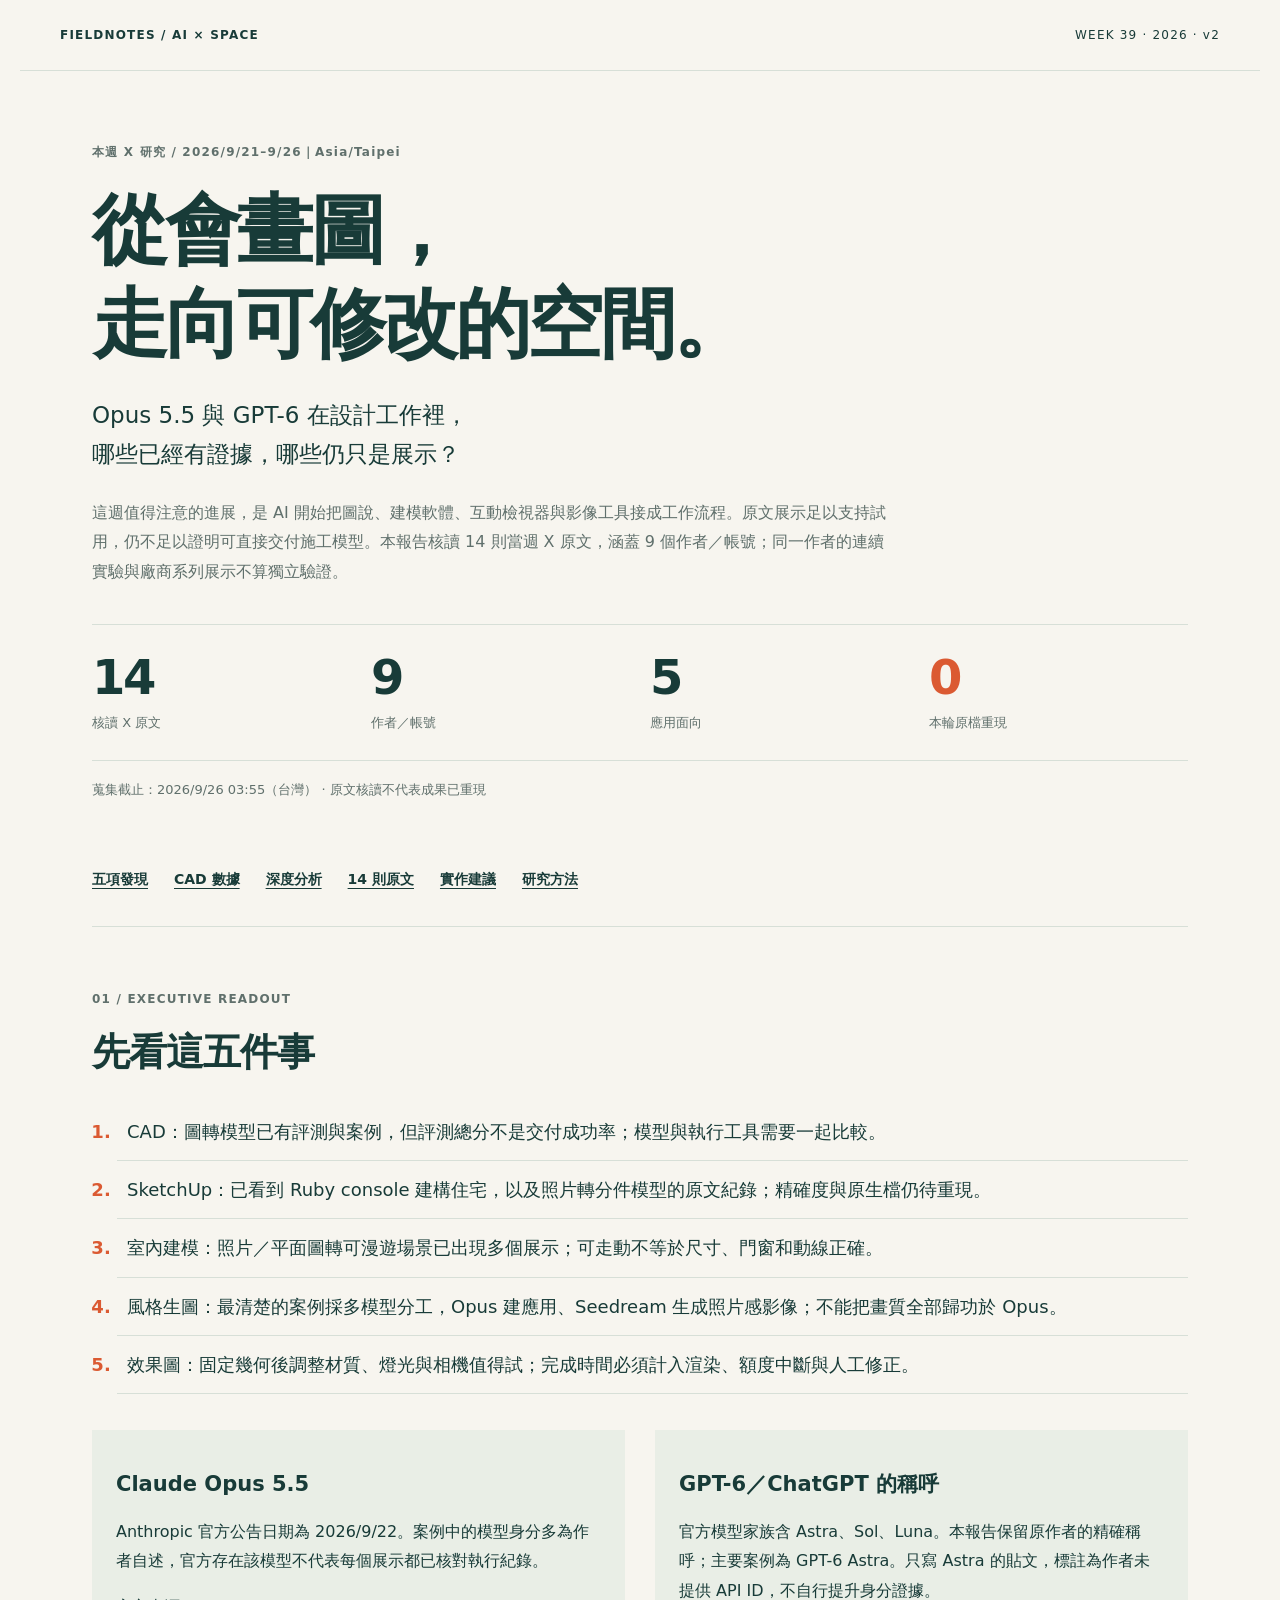
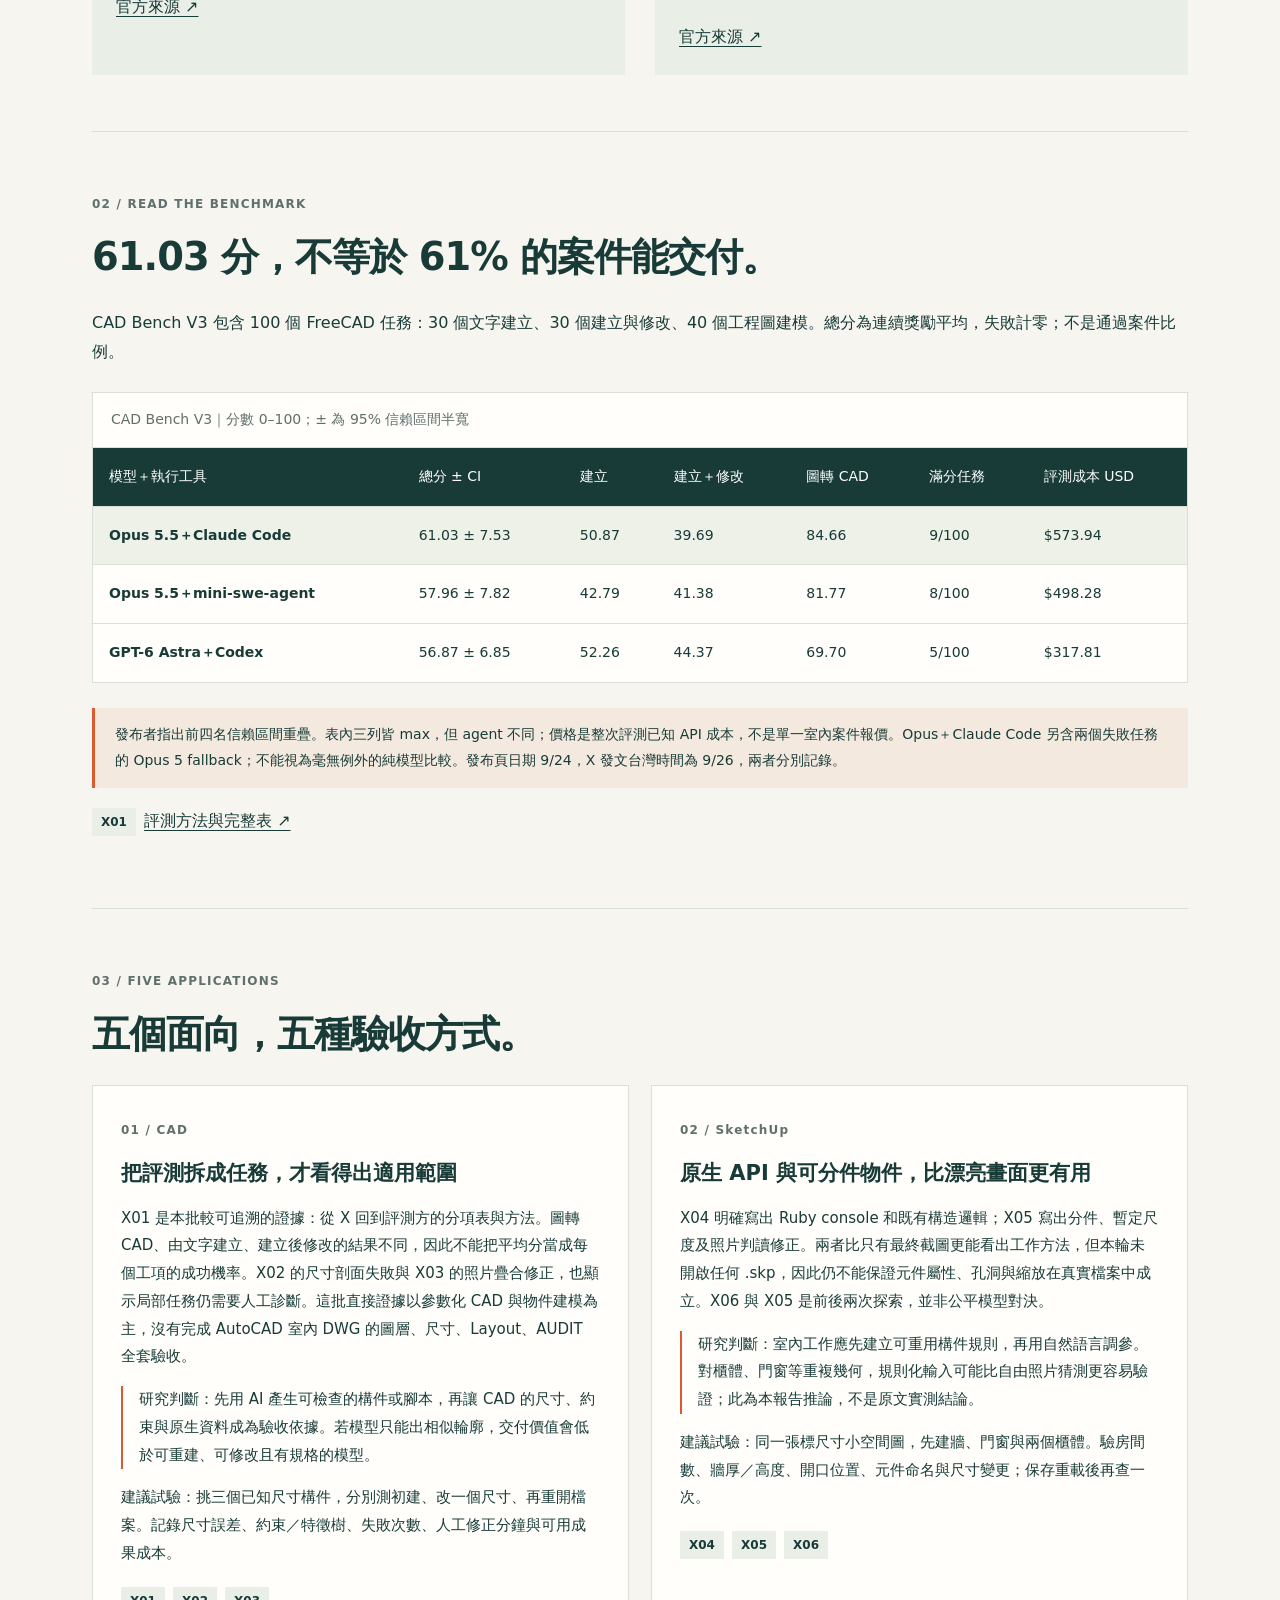
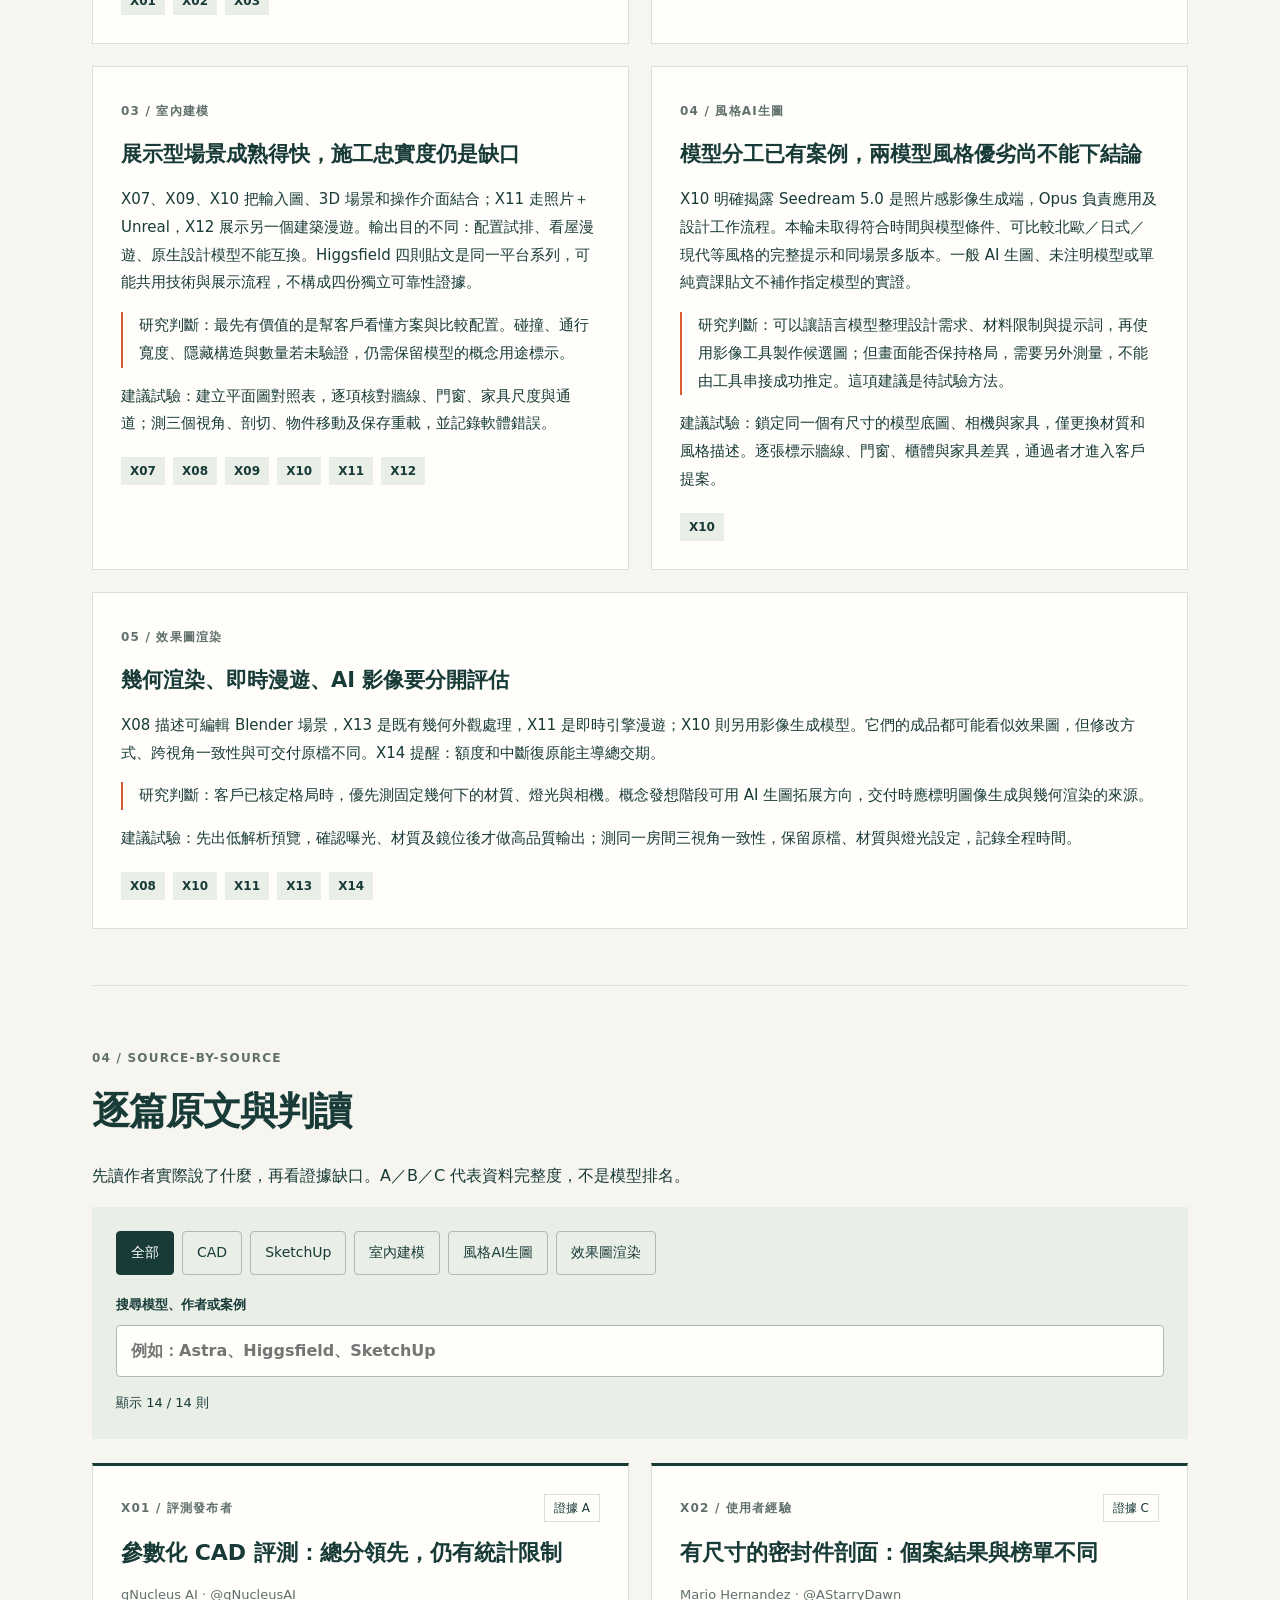
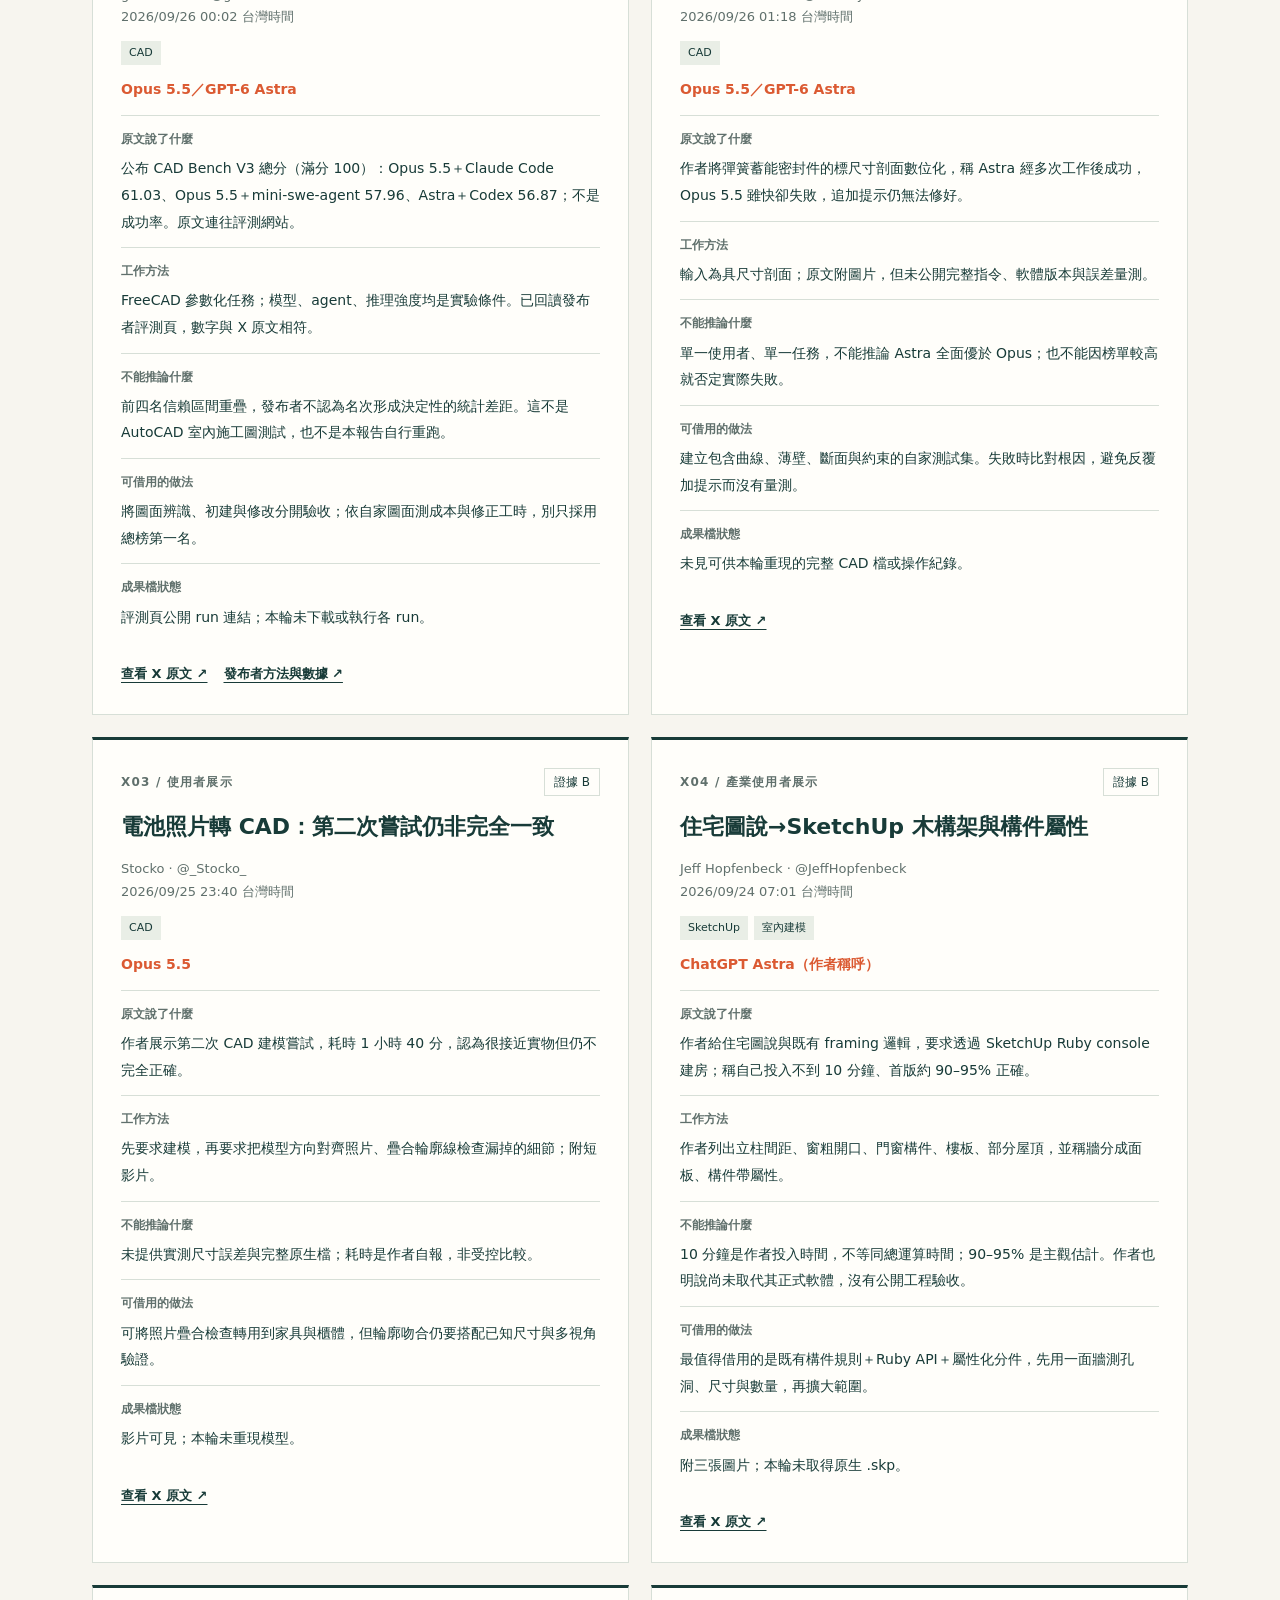
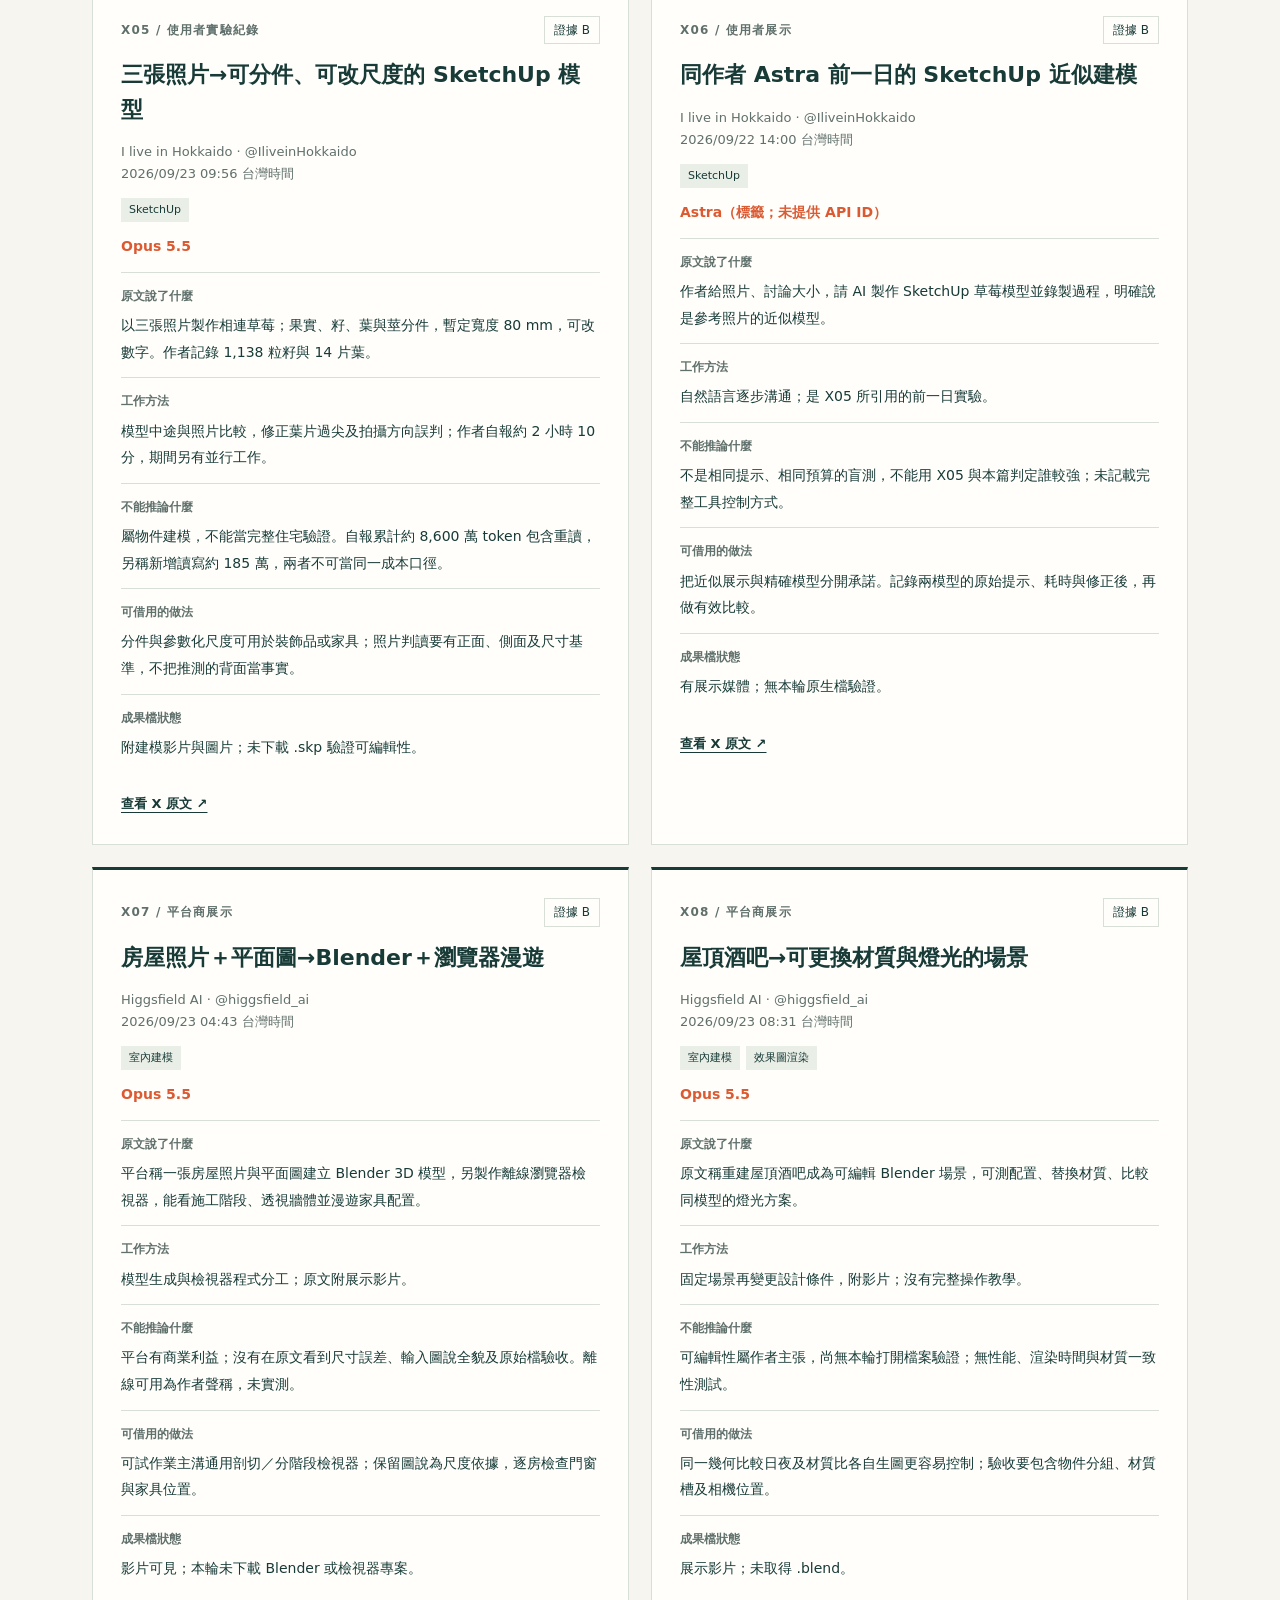
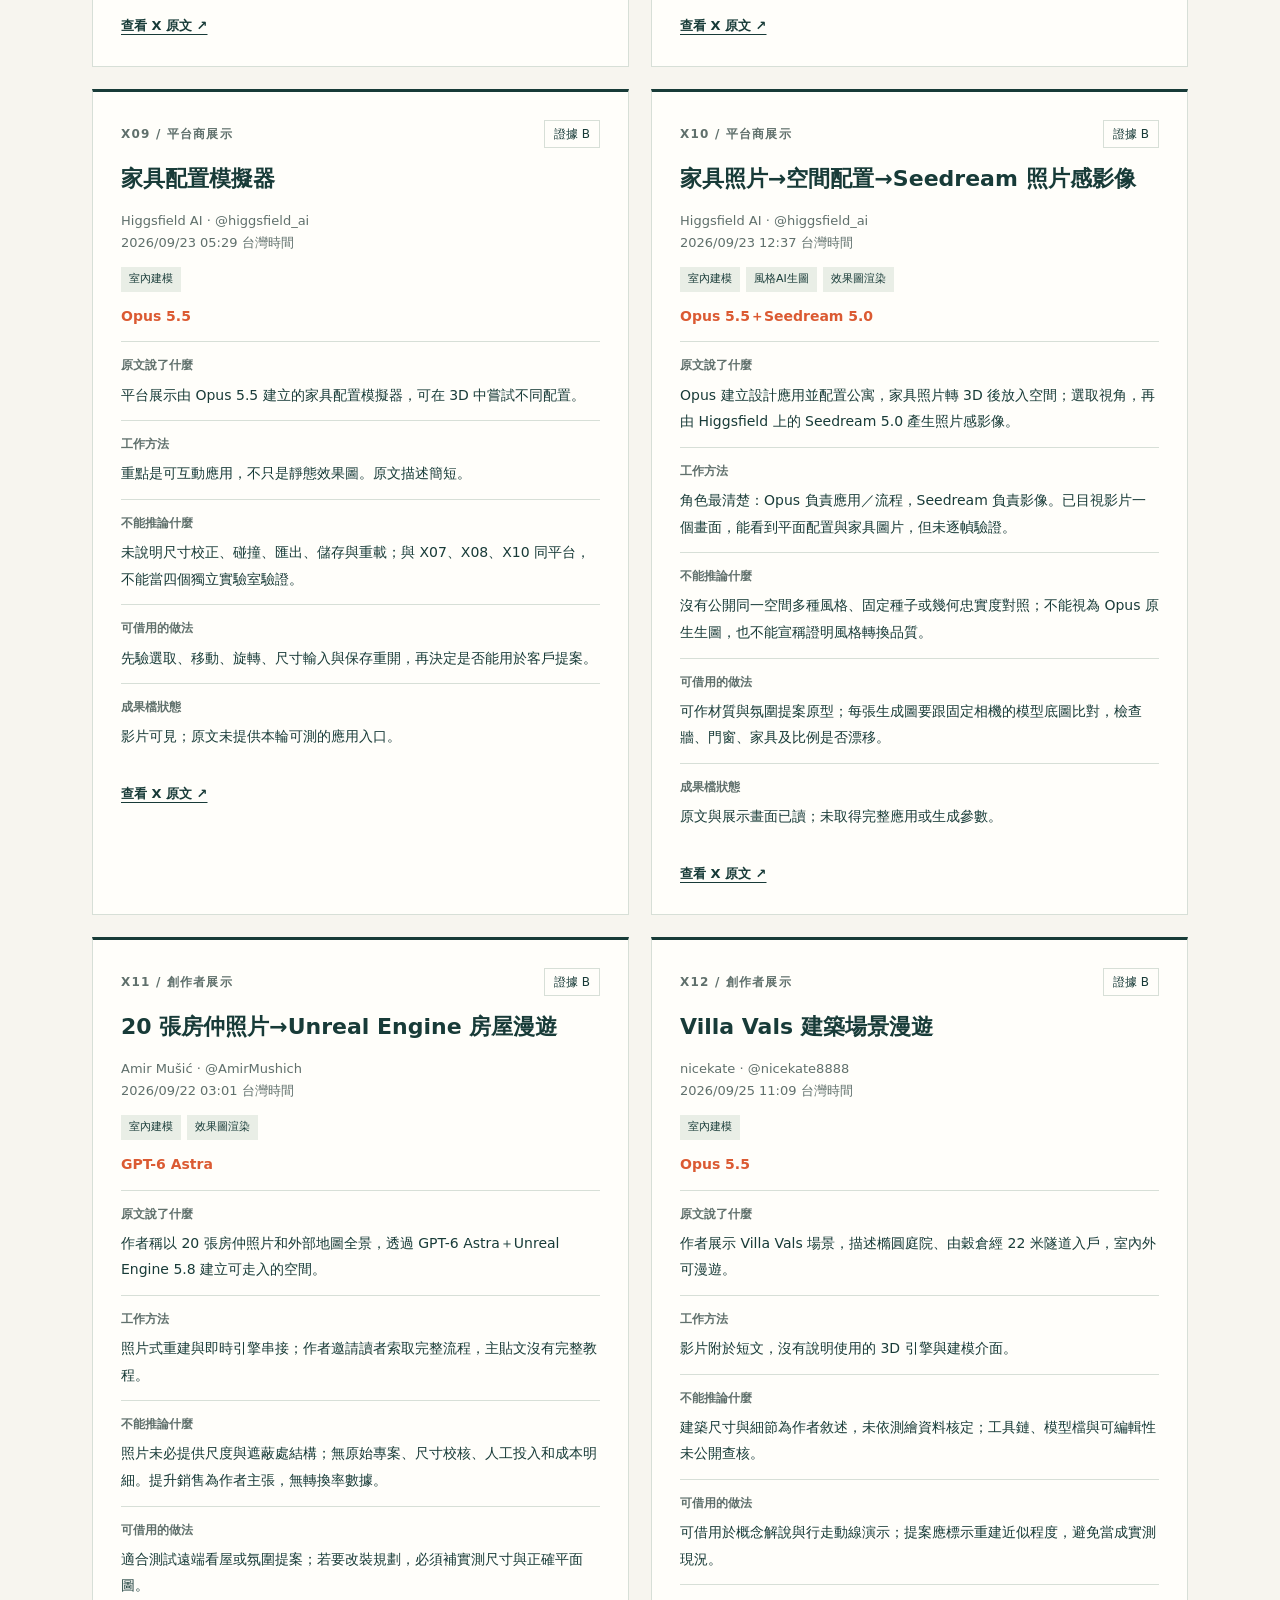
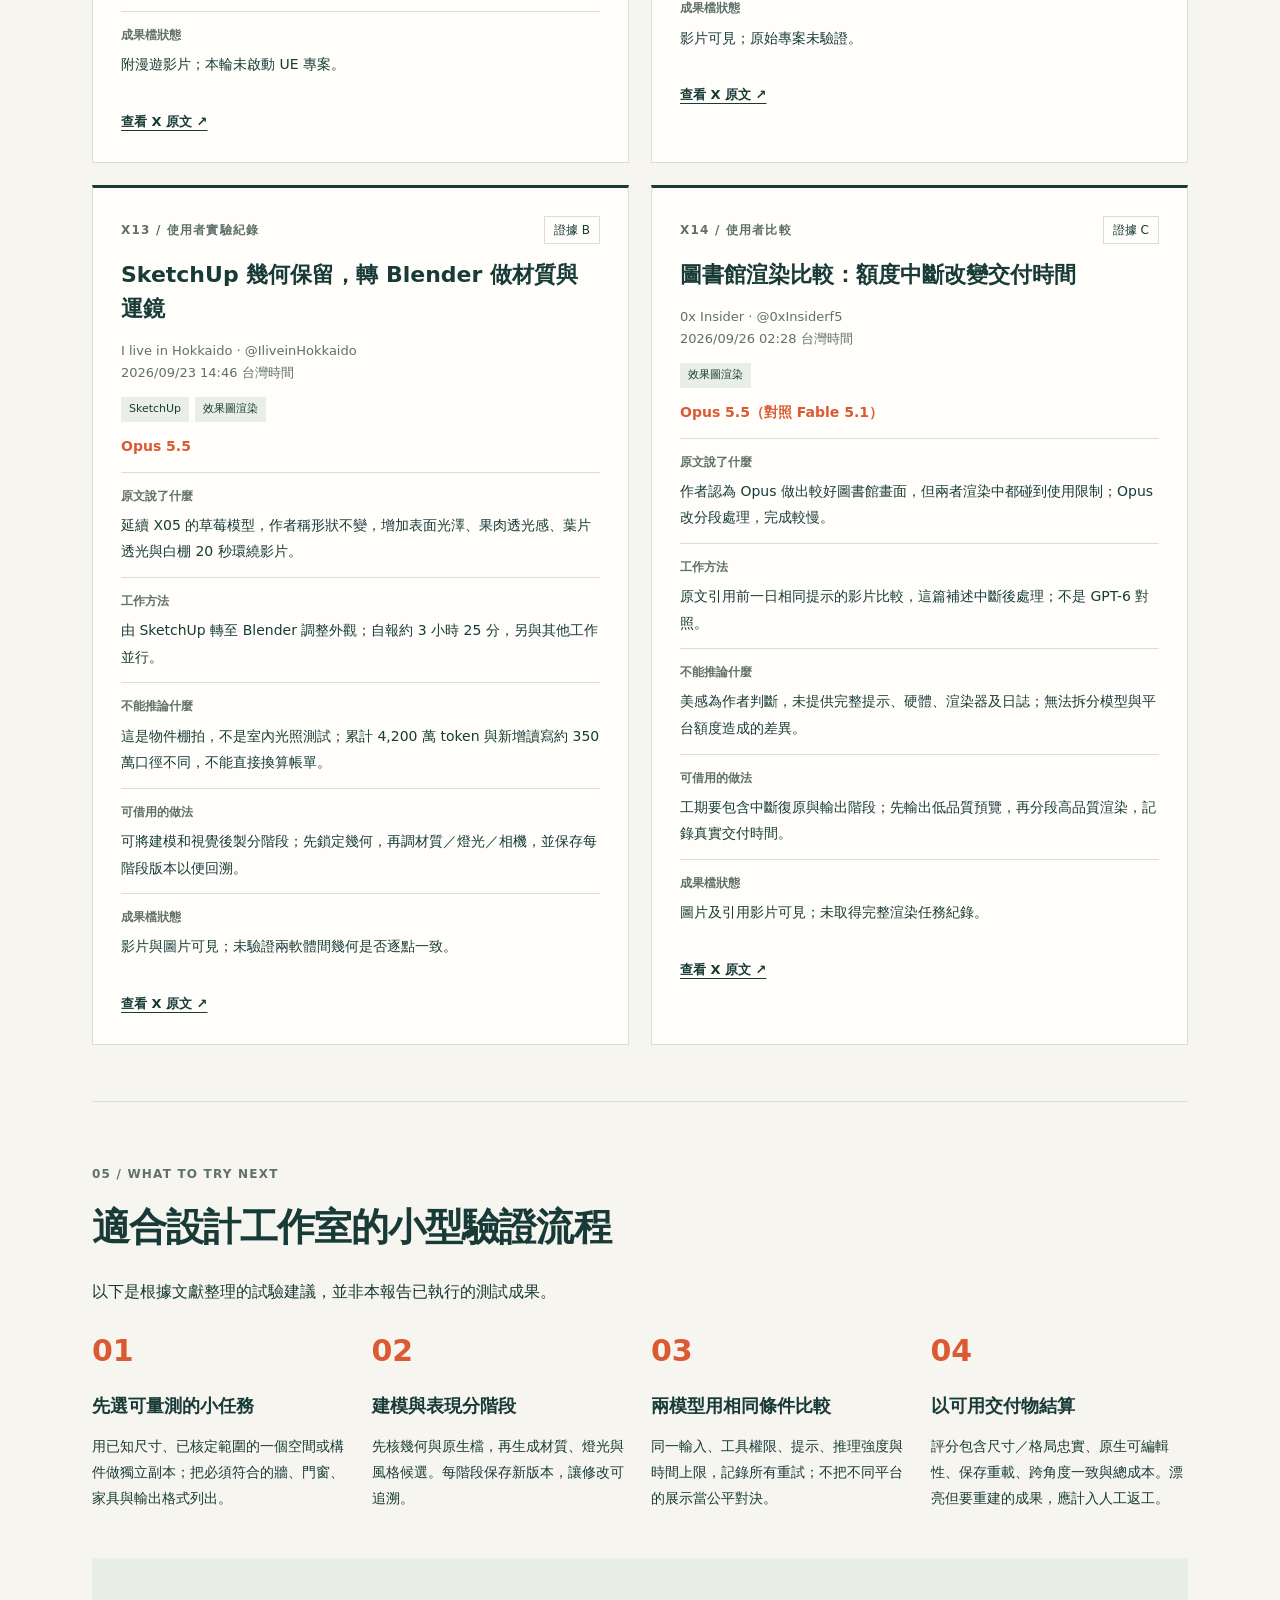
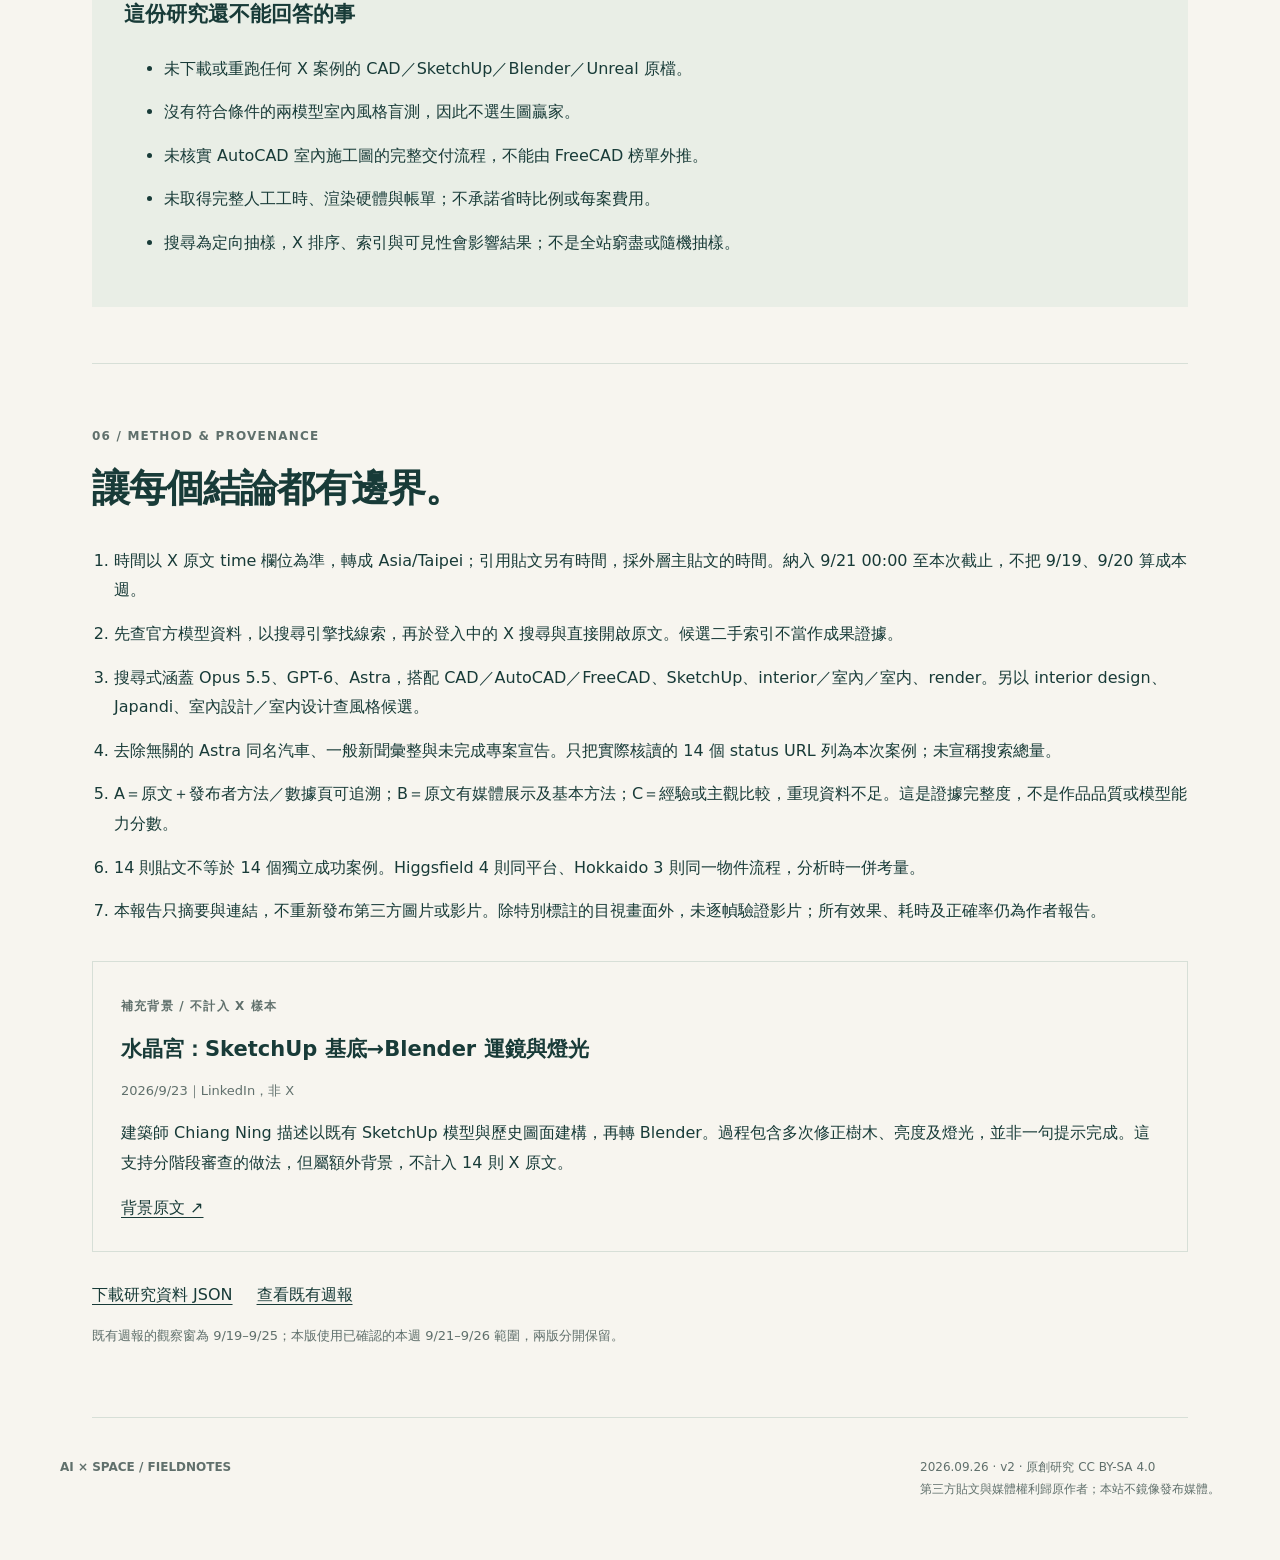
<file: v2/index.html>
<!doctype html><html lang="zh-Hant"><head><meta charset="utf-8"><meta name="viewport" content="width=device-width,initial-scale=1">
<title>AI × 空間設計：本週 X 原文深讀｜2026.09.26 v2</title><meta name="description" content="14 則本週 X 原文深讀：Opus 5.5、GPT-6 Astra 在 CAD、SketchUp、室內建模、風格生圖與效果圖的證據、限制及可實作方法。">
<link rel="stylesheet" href="style.css"></head><body>
<a class="skip" href="#main">跳至內容</a><header class="top"><a href="#">FIELDNOTES / AI × SPACE</a><span>WEEK 39 · 2026 · v2</span></header>
<main id="main"><section class="hero"><div class="eyebrow">本週 X 研究 / 2026/9/21–9/26｜Asia/Taipei</div><h1>從會畫圖，<br>走向可修改的空間。</h1><p class="lead">Opus 5.5 與 GPT-6 在設計工作裡，<br class="desktop">哪些已經有證據，哪些仍只是展示？</p><p class="intro">這週值得注意的進展，是 AI 開始把圖說、建模軟體、互動檢視器與影像工具接成工作流程。原文展示足以支持試用，仍不足以證明可直接交付施工模型。本報告核讀 14 則當週 X 原文，涵蓋 9 個作者／帳號；同一作者的連續實驗與廠商系列展示不算獨立驗證。</p><div class="stats"><div><strong>14</strong><span>核讀 X 原文</span></div><div><strong>9</strong><span>作者／帳號</span></div><div><strong>5</strong><span>應用面向</span></div><div><strong>0</strong><span>本輪原檔重現</span></div></div><p class="meta">蒐集截止：2026/9/26 03:55（台灣） · 原文核讀不代表成果已重現</p></section>
<nav class="toc" aria-label="報告章節"><a href="#findings">五項發現</a><a href="#bench">CAD 數據</a><a href="#analysis">深度分析</a><a href="#cases">14 則原文</a><a href="#practice">實作建議</a><a href="#method">研究方法</a></nav>
<section id="findings"><div class="section-head"><span class="eyebrow">01 / EXECUTIVE READOUT</span><h2>先看這五件事</h2></div><ol class="takeaways"><li>CAD：圖轉模型已有評測與案例，但評測總分不是交付成功率；模型與執行工具需要一起比較。</li><li>SketchUp：已看到 Ruby console 建構住宅，以及照片轉分件模型的原文紀錄；精確度與原生檔仍待重現。</li><li>室內建模：照片／平面圖轉可漫遊場景已出現多個展示；可走動不等於尺寸、門窗和動線正確。</li><li>風格生圖：最清楚的案例採多模型分工，Opus 建應用、Seedream 生成照片感影像；不能把畫質全部歸功於 Opus。</li><li>效果圖：固定幾何後調整材質、燈光與相機值得試；完成時間必須計入渲染、額度中斷與人工修正。</li></ol><div class="model-grid"><div><h3>Claude Opus 5.5</h3><p>Anthropic 官方公告日期為 2026/9/22。案例中的模型身分多為作者自述，官方存在該模型不代表每個展示都已核對執行紀錄。</p><a href="https://www.anthropic.com/claude-opus-5-5" target="_blank" rel="noopener noreferrer">官方來源 ↗</a></div><div><h3>GPT-6／ChatGPT 的稱呼</h3><p>官方模型家族含 Astra、Sol、Luna。本報告保留原作者的精確稱呼；主要案例為 GPT-6 Astra。只寫 Astra 的貼文，標註為作者未提供 API ID，不自行提升身分證據。</p><a href="https://developers.openai.com/api/docs/guides/latest-model" target="_blank" rel="noopener noreferrer">官方來源 ↗</a></div></div></section>
<section id="bench"><div class="section-head"><span class="eyebrow">02 / READ THE BENCHMARK</span><h2>61.03 分，不等於 61% 的案件能交付。</h2></div><p>CAD Bench V3 包含 100 個 FreeCAD 任務：30 個文字建立、30 個建立與修改、40 個工程圖建模。總分為連續獎勵平均，失敗計零；不是通過案件比例。</p><div class="table-wrap" tabindex="0" role="region" aria-label="CAD 評測比較表，可水平捲動"><table><caption>CAD Bench V3｜分數 0–100；± 為 95% 信賴區間半寬</caption><thead><tr><th>模型＋執行工具</th><th>總分 ± CI</th><th>建立</th><th>建立＋修改</th><th>圖轉 CAD</th><th>滿分任務</th><th>評測成本 USD</th></tr></thead><tbody><tr><th scope="row">Opus 5.5＋Claude Code</th><td>61.03 ± 7.53</td><td>50.87</td><td>39.69</td><td>84.66</td><td>9/100</td><td>$573.94</td></tr><tr><th scope="row">Opus 5.5＋mini-swe-agent</th><td>57.96 ± 7.82</td><td>42.79</td><td>41.38</td><td>81.77</td><td>8/100</td><td>$498.28</td></tr><tr><th scope="row">GPT-6 Astra＋Codex</th><td>56.87 ± 6.85</td><td>52.26</td><td>44.37</td><td>69.70</td><td>5/100</td><td>$317.81</td></tr></tbody></table></div><p class="notice">發布者指出前四名信賴區間重疊。表內三列皆 max，但 agent 不同；價格是整次評測已知 API 成本，不是單一室內案件報價。Opus＋Claude Code 另含兩個失敗任務的 Opus 5 fallback；不能視為毫無例外的純模型比較。發布頁日期 9/24，X 發文台灣時間為 9/26，兩者分別記錄。</p><p><a class="ref" href="#X01">X01</a> <a href="https://cadbench.ai/news/cad-bench-v3-opus-5-5" target="_blank" rel="noopener noreferrer">評測方法與完整表 ↗</a></p></section>
<section id="analysis"><div class="section-head"><span class="eyebrow">03 / FIVE APPLICATIONS</span><h2>五個面向，五種驗收方式。</h2></div><div class="analysis-grid"><article class="analysis"><span class="eyebrow">01 / CAD</span><h3>把評測拆成任務，才看得出適用範圍</h3><p>X01 是本批較可追溯的證據：從 X 回到評測方的分項表與方法。圖轉 CAD、由文字建立、建立後修改的結果不同，因此不能把平均分當成每個工項的成功機率。X02 的尺寸剖面失敗與 X03 的照片疊合修正，也顯示局部任務仍需要人工診斷。這批直接證據以參數化 CAD 與物件建模為主，沒有完成 AutoCAD 室內 DWG 的圖層、尺寸、Layout、AUDIT 全套驗收。</p><p class="insight">研究判斷：先用 AI 產生可檢查的構件或腳本，再讓 CAD 的尺寸、約束與原生資料成為驗收依據。若模型只能出相似輪廓，交付價值會低於可重建、可修改且有規格的模型。</p><p>建議試驗：挑三個已知尺寸構件，分別測初建、改一個尺寸、再重開檔案。記錄尺寸誤差、約束／特徵樹、失敗次數、人工修正分鐘與可用成果成本。</p><div><a class="ref" href="#X01">X01</a> <a class="ref" href="#X02">X02</a> <a class="ref" href="#X03">X03</a></div></article><article class="analysis"><span class="eyebrow">02 / SketchUp</span><h3>原生 API 與可分件物件，比漂亮畫面更有用</h3><p>X04 明確寫出 Ruby console 和既有構造邏輯；X05 寫出分件、暫定尺度及照片判讀修正。兩者比只有最終截圖更能看出工作方法，但本輪未開啟任何 .skp，因此仍不能保證元件屬性、孔洞與縮放在真實檔案中成立。X06 與 X05 是前後兩次探索，並非公平模型對決。</p><p class="insight">研究判斷：室內工作應先建立可重用構件規則，再用自然語言調參。對櫃體、門窗等重複幾何，規則化輸入可能比自由照片猜測更容易驗證；此為本報告推論，不是原文實測結論。</p><p>建議試驗：同一張標尺寸小空間圖，先建牆、門窗與兩個櫃體。驗房間數、牆厚／高度、開口位置、元件命名與尺寸變更；保存重載後再查一次。</p><div><a class="ref" href="#X04">X04</a> <a class="ref" href="#X05">X05</a> <a class="ref" href="#X06">X06</a></div></article><article class="analysis"><span class="eyebrow">03 / 室內建模</span><h3>展示型場景成熟得快，施工忠實度仍是缺口</h3><p>X07、X09、X10 把輸入圖、3D 場景和操作介面結合；X11 走照片＋Unreal，X12 展示另一個建築漫遊。輸出目的不同：配置試排、看屋漫遊、原生設計模型不能互換。Higgsfield 四則貼文是同一平台系列，可能共用技術與展示流程，不構成四份獨立可靠性證據。</p><p class="insight">研究判斷：最先有價值的是幫客戶看懂方案與比較配置。碰撞、通行寬度、隱藏構造與數量若未驗證，仍需保留模型的概念用途標示。</p><p>建議試驗：建立平面圖對照表，逐項核對牆線、門窗、家具尺度與通道；測三個視角、剖切、物件移動及保存重載，並記錄軟體錯誤。</p><div><a class="ref" href="#X07">X07</a> <a class="ref" href="#X08">X08</a> <a class="ref" href="#X09">X09</a> <a class="ref" href="#X10">X10</a> <a class="ref" href="#X11">X11</a> <a class="ref" href="#X12">X12</a></div></article><article class="analysis"><span class="eyebrow">04 / 風格AI生圖</span><h3>模型分工已有案例，兩模型風格優劣尚不能下結論</h3><p>X10 明確揭露 Seedream 5.0 是照片感影像生成端，Opus 負責應用及設計工作流程。本輪未取得符合時間與模型條件、可比較北歐／日式／現代等風格的完整提示和同場景多版本。一般 AI 生圖、未注明模型或單純賣課貼文不補作指定模型的實證。</p><p class="insight">研究判斷：可以讓語言模型整理設計需求、材料限制與提示詞，再使用影像工具製作候選圖；但畫面能否保持格局，需要另外測量，不能由工具串接成功推定。這項建議是待試驗方法。</p><p>建議試驗：鎖定同一個有尺寸的模型底圖、相機與家具，僅更換材質和風格描述。逐張標示牆線、門窗、櫃體與家具差異，通過者才進入客戶提案。</p><div><a class="ref" href="#X10">X10</a></div></article><article class="analysis"><span class="eyebrow">05 / 效果圖渲染</span><h3>幾何渲染、即時漫遊、AI 影像要分開評估</h3><p>X08 描述可編輯 Blender 場景，X13 是既有幾何外觀處理，X11 是即時引擎漫遊；X10 則另用影像生成模型。它們的成品都可能看似效果圖，但修改方式、跨視角一致性與可交付原檔不同。X14 提醒：額度和中斷復原能主導總交期。</p><p class="insight">研究判斷：客戶已核定格局時，優先測固定幾何下的材質、燈光與相機。概念發想階段可用 AI 生圖拓展方向，交付時應標明圖像生成與幾何渲染的來源。</p><p>建議試驗：先出低解析預覽，確認曝光、材質及鏡位後才做高品質輸出；測同一房間三視角一致性，保留原檔、材質與燈光設定，記錄全程時間。</p><div><a class="ref" href="#X08">X08</a> <a class="ref" href="#X10">X10</a> <a class="ref" href="#X11">X11</a> <a class="ref" href="#X13">X13</a> <a class="ref" href="#X14">X14</a></div></article></div></section>
<section id="cases"><div class="section-head"><span class="eyebrow">04 / SOURCE-BY-SOURCE</span><h2>逐篇原文與判讀</h2><p>先讀作者實際說了什麼，再看證據缺口。A／B／C 代表資料完整度，不是模型排名。</p></div><div class="controls"><div class="filters" aria-label="依應用面向篩選"><button type="button" data-filter="all" aria-pressed="true">全部</button><button type="button" data-filter="CAD" aria-pressed="false">CAD</button><button type="button" data-filter="SketchUp" aria-pressed="false">SketchUp</button><button type="button" data-filter="室內建模" aria-pressed="false">室內建模</button><button type="button" data-filter="風格AI生圖" aria-pressed="false">風格AI生圖</button><button type="button" data-filter="效果圖渲染" aria-pressed="false">效果圖渲染</button></div><label for="query">搜尋模型、作者或案例<input id="query" type="search" placeholder="例如：Astra、Higgsfield、SketchUp"></label><p id="count" role="status" aria-live="polite">顯示 14 / 14 則</p></div><div class="case-grid"><article class="case" id="X01" data-cats="CAD" data-search="參數化 CAD 評測：總分領先，仍有統計限制 Opus 5.5／GPT-6 Astra gNucleus AI CAD">
    <div class="case-top"><span class="eyebrow">X01 / 評測發布者</span><span class="grade">證據 A</span></div>
    <h3>參數化 CAD 評測：總分領先，仍有統計限制</h3><p class="meta">gNucleus AI · @gNucleusAI<br><time datetime="2026-09-25T16:02:41Z">2026/09/26 00:02</time> 台灣時間</p>
    <div class="tags"><span class="tag">CAD</span></div><p class="model">Opus 5.5／GPT-6 Astra</p><dl><div><dt>原文說了什麼</dt><dd>公布 CAD Bench V3 總分（滿分 100）：Opus 5.5＋Claude Code 61.03、Opus 5.5＋mini-swe-agent 57.96、Astra＋Codex 56.87；不是成功率。原文連往評測網站。</dd></div><div><dt>工作方法</dt><dd>FreeCAD 參數化任務；模型、agent、推理強度均是實驗條件。已回讀發布者評測頁，數字與 X 原文相符。</dd></div><div><dt>不能推論什麼</dt><dd>前四名信賴區間重疊，發布者不認為名次形成決定性的統計差距。這不是 AutoCAD 室內施工圖測試，也不是本報告自行重跑。</dd></div><div><dt>可借用的做法</dt><dd>將圖面辨識、初建與修改分開驗收；依自家圖面測成本與修正工時，別只採用總榜第一名。</dd></div><div><dt>成果檔狀態</dt><dd>評測頁公開 run 連結；本輪未下載或執行各 run。</dd></div></dl>
    <footer><a href="https://x.com/gNucleusAI/status/2103515542619623923" target="_blank" rel="noopener noreferrer">查看 X 原文 ↗</a> <a href="https://cadbench.ai/news/cad-bench-v3-opus-5-5" target="_blank" rel="noopener noreferrer">發布者方法與數據 ↗</a></footer></article><article class="case" id="X02" data-cats="CAD" data-search="有尺寸的密封件剖面：個案結果與榜單不同 Opus 5.5／GPT-6 Astra Mario Hernandez CAD">
    <div class="case-top"><span class="eyebrow">X02 / 使用者經驗</span><span class="grade">證據 C</span></div>
    <h3>有尺寸的密封件剖面：個案結果與榜單不同</h3><p class="meta">Mario Hernandez · @AStarryDawn<br><time datetime="2026-09-25T17:18:56Z">2026/09/26 01:18</time> 台灣時間</p>
    <div class="tags"><span class="tag">CAD</span></div><p class="model">Opus 5.5／GPT-6 Astra</p><dl><div><dt>原文說了什麼</dt><dd>作者將彈簧蓄能密封件的標尺寸剖面數位化，稱 Astra 經多次工作後成功，Opus 5.5 雖快卻失敗，追加提示仍無法修好。</dd></div><div><dt>工作方法</dt><dd>輸入為具尺寸剖面；原文附圖片，但未公開完整指令、軟體版本與誤差量測。</dd></div><div><dt>不能推論什麼</dt><dd>單一使用者、單一任務，不能推論 Astra 全面優於 Opus；也不能因榜單較高就否定實際失敗。</dd></div><div><dt>可借用的做法</dt><dd>建立包含曲線、薄壁、斷面與約束的自家測試集。失敗時比對根因，避免反覆加提示而沒有量測。</dd></div><div><dt>成果檔狀態</dt><dd>未見可供本輪重現的完整 CAD 檔或操作紀錄。</dd></div></dl>
    <footer><a href="https://x.com/AStarryDawn/status/2103534733674123708" target="_blank" rel="noopener noreferrer">查看 X 原文 ↗</a> </footer></article><article class="case" id="X03" data-cats="CAD" data-search="電池照片轉 CAD：第二次嘗試仍非完全一致 Opus 5.5 Stocko CAD">
    <div class="case-top"><span class="eyebrow">X03 / 使用者展示</span><span class="grade">證據 B</span></div>
    <h3>電池照片轉 CAD：第二次嘗試仍非完全一致</h3><p class="meta">Stocko · @_Stocko_<br><time datetime="2026-09-25T15:40:26Z">2026/09/25 23:40</time> 台灣時間</p>
    <div class="tags"><span class="tag">CAD</span></div><p class="model">Opus 5.5</p><dl><div><dt>原文說了什麼</dt><dd>作者展示第二次 CAD 建模嘗試，耗時 1 小時 40 分，認為很接近實物但仍不完全正確。</dd></div><div><dt>工作方法</dt><dd>先要求建模，再要求把模型方向對齊照片、疊合輪廓線檢查漏掉的細節；附短影片。</dd></div><div><dt>不能推論什麼</dt><dd>未提供實測尺寸誤差與完整原生檔；耗時是作者自報，非受控比較。</dd></div><div><dt>可借用的做法</dt><dd>可將照片疊合檢查轉用到家具與櫃體，但輪廓吻合仍要搭配已知尺寸與多視角驗證。</dd></div><div><dt>成果檔狀態</dt><dd>影片可見；本輪未重現模型。</dd></div></dl>
    <footer><a href="https://x.com/_Stocko_/status/2103509941722243189" target="_blank" rel="noopener noreferrer">查看 X 原文 ↗</a> </footer></article><article class="case" id="X04" data-cats="SketchUp|室內建模" data-search="住宅圖說→SketchUp 木構架與構件屬性 ChatGPT Astra（作者稱呼） Jeff Hopfenbeck SketchUp 室內建模">
    <div class="case-top"><span class="eyebrow">X04 / 產業使用者展示</span><span class="grade">證據 B</span></div>
    <h3>住宅圖說→SketchUp 木構架與構件屬性</h3><p class="meta">Jeff Hopfenbeck · @JeffHopfenbeck<br><time datetime="2026-09-23T23:01:25Z">2026/09/24 07:01</time> 台灣時間</p>
    <div class="tags"><span class="tag">SketchUp</span><span class="tag">室內建模</span></div><p class="model">ChatGPT Astra（作者稱呼）</p><dl><div><dt>原文說了什麼</dt><dd>作者給住宅圖說與既有 framing 邏輯，要求透過 SketchUp Ruby console 建房；稱自己投入不到 10 分鐘、首版約 90–95% 正確。</dd></div><div><dt>工作方法</dt><dd>作者列出立柱間距、窗粗開口、門窗構件、樓板、部分屋頂，並稱牆分成面板、構件帶屬性。</dd></div><div><dt>不能推論什麼</dt><dd>10 分鐘是作者投入時間，不等同總運算時間；90–95% 是主觀估計。作者也明說尚未取代其正式軟體，沒有公開工程驗收。</dd></div><div><dt>可借用的做法</dt><dd>最值得借用的是既有構件規則＋Ruby API＋屬性化分件，先用一面牆測孔洞、尺寸與數量，再擴大範圍。</dd></div><div><dt>成果檔狀態</dt><dd>附三張圖片；本輪未取得原生 .skp。</dd></div></dl>
    <footer><a href="https://x.com/JeffHopfenbeck/status/2102896145139953929" target="_blank" rel="noopener noreferrer">查看 X 原文 ↗</a> </footer></article><article class="case" id="X05" data-cats="SketchUp" data-search="三張照片→可分件、可改尺度的 SketchUp 模型 Opus 5.5 I live in Hokkaido SketchUp">
    <div class="case-top"><span class="eyebrow">X05 / 使用者實驗紀錄</span><span class="grade">證據 B</span></div>
    <h3>三張照片→可分件、可改尺度的 SketchUp 模型</h3><p class="meta">I live in Hokkaido · @IliveinHokkaido<br><time datetime="2026-09-23T01:56:33Z">2026/09/23 09:56</time> 台灣時間</p>
    <div class="tags"><span class="tag">SketchUp</span></div><p class="model">Opus 5.5</p><dl><div><dt>原文說了什麼</dt><dd>以三張照片製作相連草莓；果實、籽、葉與莖分件，暫定寬度 80 mm，可改數字。作者記錄 1,138 粒籽與 14 片葉。</dd></div><div><dt>工作方法</dt><dd>模型中途與照片比較，修正葉片過尖及拍攝方向誤判；作者自報約 2 小時 10 分，期間另有並行工作。</dd></div><div><dt>不能推論什麼</dt><dd>屬物件建模，不能當完整住宅驗證。自報累計約 8,600 萬 token 包含重讀，另稱新增讀寫約 185 萬，兩者不可當同一成本口徑。</dd></div><div><dt>可借用的做法</dt><dd>分件與參數化尺度可用於裝飾品或家具；照片判讀要有正面、側面及尺寸基準，不把推測的背面當事實。</dd></div><div><dt>成果檔狀態</dt><dd>附建模影片與圖片；未下載 .skp 驗證可編輯性。</dd></div></dl>
    <footer><a href="https://x.com/IliveinHokkaido/status/2102577832761434571" target="_blank" rel="noopener noreferrer">查看 X 原文 ↗</a> </footer></article><article class="case" id="X06" data-cats="SketchUp" data-search="同作者 Astra 前一日的 SketchUp 近似建模 Astra（標籤；未提供 API ID） I live in Hokkaido SketchUp">
    <div class="case-top"><span class="eyebrow">X06 / 使用者展示</span><span class="grade">證據 B</span></div>
    <h3>同作者 Astra 前一日的 SketchUp 近似建模</h3><p class="meta">I live in Hokkaido · @IliveinHokkaido<br><time datetime="2026-09-22T06:00:11Z">2026/09/22 14:00</time> 台灣時間</p>
    <div class="tags"><span class="tag">SketchUp</span></div><p class="model">Astra（標籤；未提供 API ID）</p><dl><div><dt>原文說了什麼</dt><dd>作者給照片、討論大小，請 AI 製作 SketchUp 草莓模型並錄製過程，明確說是參考照片的近似模型。</dd></div><div><dt>工作方法</dt><dd>自然語言逐步溝通；是 X05 所引用的前一日實驗。</dd></div><div><dt>不能推論什麼</dt><dd>不是相同提示、相同預算的盲測，不能用 X05 與本篇判定誰較強；未記載完整工具控制方式。</dd></div><div><dt>可借用的做法</dt><dd>把近似展示與精確模型分開承諾。記錄兩模型的原始提示、耗時與修正後，再做有效比較。</dd></div><div><dt>成果檔狀態</dt><dd>有展示媒體；無本輪原生檔驗證。</dd></div></dl>
    <footer><a href="https://x.com/IliveinHokkaido/status/2102276755516232029" target="_blank" rel="noopener noreferrer">查看 X 原文 ↗</a> </footer></article><article class="case" id="X07" data-cats="室內建模" data-search="房屋照片＋平面圖→Blender＋瀏覽器漫遊 Opus 5.5 Higgsfield AI 室內建模">
    <div class="case-top"><span class="eyebrow">X07 / 平台商展示</span><span class="grade">證據 B</span></div>
    <h3>房屋照片＋平面圖→Blender＋瀏覽器漫遊</h3><p class="meta">Higgsfield AI · @higgsfield_ai<br><time datetime="2026-09-22T20:43:58Z">2026/09/23 04:43</time> 台灣時間</p>
    <div class="tags"><span class="tag">室內建模</span></div><p class="model">Opus 5.5</p><dl><div><dt>原文說了什麼</dt><dd>平台稱一張房屋照片與平面圖建立 Blender 3D 模型，另製作離線瀏覽器檢視器，能看施工階段、透視牆體並漫遊家具配置。</dd></div><div><dt>工作方法</dt><dd>模型生成與檢視器程式分工；原文附展示影片。</dd></div><div><dt>不能推論什麼</dt><dd>平台有商業利益；沒有在原文看到尺寸誤差、輸入圖說全貌及原始檔驗收。離線可用為作者聲稱，未實測。</dd></div><div><dt>可借用的做法</dt><dd>可試作業主溝通用剖切／分階段檢視器；保留圖說為尺度依據，逐房檢查門窗與家具位置。</dd></div><div><dt>成果檔狀態</dt><dd>影片可見；本輪未下載 Blender 或檢視器專案。</dd></div></dl>
    <footer><a href="https://x.com/higgsfield_ai/status/2102499166635352354" target="_blank" rel="noopener noreferrer">查看 X 原文 ↗</a> </footer></article><article class="case" id="X08" data-cats="室內建模|效果圖渲染" data-search="屋頂酒吧→可更換材質與燈光的場景 Opus 5.5 Higgsfield AI 室內建模 效果圖渲染">
    <div class="case-top"><span class="eyebrow">X08 / 平台商展示</span><span class="grade">證據 B</span></div>
    <h3>屋頂酒吧→可更換材質與燈光的場景</h3><p class="meta">Higgsfield AI · @higgsfield_ai<br><time datetime="2026-09-23T00:31:30Z">2026/09/23 08:31</time> 台灣時間</p>
    <div class="tags"><span class="tag">室內建模</span><span class="tag">效果圖渲染</span></div><p class="model">Opus 5.5</p><dl><div><dt>原文說了什麼</dt><dd>原文稱重建屋頂酒吧成為可編輯 Blender 場景，可測配置、替換材質、比較同模型的燈光方案。</dd></div><div><dt>工作方法</dt><dd>固定場景再變更設計條件，附影片；沒有完整操作教學。</dd></div><div><dt>不能推論什麼</dt><dd>可編輯性屬作者主張，尚無本輪打開檔案驗證；無性能、渲染時間與材質一致性測試。</dd></div><div><dt>可借用的做法</dt><dd>同一幾何比較日夜及材質比各自生圖更容易控制；驗收要包含物件分組、材質槽及相機位置。</dd></div><div><dt>成果檔狀態</dt><dd>展示影片；未取得 .blend。</dd></div></dl>
    <footer><a href="https://x.com/higgsfield_ai/status/2102556426174656862" target="_blank" rel="noopener noreferrer">查看 X 原文 ↗</a> </footer></article><article class="case" id="X09" data-cats="室內建模" data-search="家具配置模擬器 Opus 5.5 Higgsfield AI 室內建模">
    <div class="case-top"><span class="eyebrow">X09 / 平台商展示</span><span class="grade">證據 B</span></div>
    <h3>家具配置模擬器</h3><p class="meta">Higgsfield AI · @higgsfield_ai<br><time datetime="2026-09-22T21:29:22Z">2026/09/23 05:29</time> 台灣時間</p>
    <div class="tags"><span class="tag">室內建模</span></div><p class="model">Opus 5.5</p><dl><div><dt>原文說了什麼</dt><dd>平台展示由 Opus 5.5 建立的家具配置模擬器，可在 3D 中嘗試不同配置。</dd></div><div><dt>工作方法</dt><dd>重點是可互動應用，不只是靜態效果圖。原文描述簡短。</dd></div><div><dt>不能推論什麼</dt><dd>未說明尺寸校正、碰撞、匯出、儲存與重載；與 X07、X08、X10 同平台，不能當四個獨立實驗室驗證。</dd></div><div><dt>可借用的做法</dt><dd>先驗選取、移動、旋轉、尺寸輸入與保存重開，再決定是否能用於客戶提案。</dd></div><div><dt>成果檔狀態</dt><dd>影片可見；原文未提供本輪可測的應用入口。</dd></div></dl>
    <footer><a href="https://x.com/higgsfield_ai/status/2102510590468239373" target="_blank" rel="noopener noreferrer">查看 X 原文 ↗</a> </footer></article><article class="case" id="X10" data-cats="室內建模|風格AI生圖|效果圖渲染" data-search="家具照片→空間配置→Seedream 照片感影像 Opus 5.5＋Seedream 5.0 Higgsfield AI 室內建模 風格AI生圖 效果圖渲染">
    <div class="case-top"><span class="eyebrow">X10 / 平台商展示</span><span class="grade">證據 B</span></div>
    <h3>家具照片→空間配置→Seedream 照片感影像</h3><p class="meta">Higgsfield AI · @higgsfield_ai<br><time datetime="2026-09-23T04:37:56Z">2026/09/23 12:37</time> 台灣時間</p>
    <div class="tags"><span class="tag">室內建模</span><span class="tag">風格AI生圖</span><span class="tag">效果圖渲染</span></div><p class="model">Opus 5.5＋Seedream 5.0</p><dl><div><dt>原文說了什麼</dt><dd>Opus 建立設計應用並配置公寓，家具照片轉 3D 後放入空間；選取視角，再由 Higgsfield 上的 Seedream 5.0 產生照片感影像。</dd></div><div><dt>工作方法</dt><dd>角色最清楚：Opus 負責應用／流程，Seedream 負責影像。已目視影片一個畫面，能看到平面配置與家具圖片，但未逐幀驗證。</dd></div><div><dt>不能推論什麼</dt><dd>沒有公開同一空間多種風格、固定種子或幾何忠實度對照；不能視為 Opus 原生生圖，也不能宣稱證明風格轉換品質。</dd></div><div><dt>可借用的做法</dt><dd>可作材質與氛圍提案原型；每張生成圖要跟固定相機的模型底圖比對，檢查牆、門窗、家具及比例是否漂移。</dd></div><div><dt>成果檔狀態</dt><dd>原文與展示畫面已讀；未取得完整應用或生成參數。</dd></div></dl>
    <footer><a href="https://x.com/higgsfield_ai/status/2102618445489795448" target="_blank" rel="noopener noreferrer">查看 X 原文 ↗</a> </footer></article><article class="case" id="X11" data-cats="室內建模|效果圖渲染" data-search="20 張房仲照片→Unreal Engine 房屋漫遊 GPT-6 Astra Amir Mušić 室內建模 效果圖渲染">
    <div class="case-top"><span class="eyebrow">X11 / 創作者展示</span><span class="grade">證據 B</span></div>
    <h3>20 張房仲照片→Unreal Engine 房屋漫遊</h3><p class="meta">Amir Mušić · @AmirMushich<br><time datetime="2026-09-21T19:01:27Z">2026/09/22 03:01</time> 台灣時間</p>
    <div class="tags"><span class="tag">室內建模</span><span class="tag">效果圖渲染</span></div><p class="model">GPT-6 Astra</p><dl><div><dt>原文說了什麼</dt><dd>作者稱以 20 張房仲照片和外部地圖全景，透過 GPT-6 Astra＋Unreal Engine 5.8 建立可走入的空間。</dd></div><div><dt>工作方法</dt><dd>照片式重建與即時引擎串接；作者邀請讀者索取完整流程，主貼文沒有完整教程。</dd></div><div><dt>不能推論什麼</dt><dd>照片未必提供尺度與遮蔽處結構；無原始專案、尺寸校核、人工投入和成本明細。提升銷售為作者主張，無轉換率數據。</dd></div><div><dt>可借用的做法</dt><dd>適合測試遠端看屋或氛圍提案；若要改裝規劃，必須補實測尺寸與正確平面圖。</dd></div><div><dt>成果檔狀態</dt><dd>附漫遊影片；本輪未啟動 UE 專案。</dd></div></dl>
    <footer><a href="https://x.com/AmirMushich/status/2102110980855484589" target="_blank" rel="noopener noreferrer">查看 X 原文 ↗</a> </footer></article><article class="case" id="X12" data-cats="室內建模" data-search="Villa Vals 建築場景漫遊 Opus 5.5 nicekate 室內建模">
    <div class="case-top"><span class="eyebrow">X12 / 創作者展示</span><span class="grade">證據 B</span></div>
    <h3>Villa Vals 建築場景漫遊</h3><p class="meta">nicekate · @nicekate8888<br><time datetime="2026-09-25T03:09:32Z">2026/09/25 11:09</time> 台灣時間</p>
    <div class="tags"><span class="tag">室內建模</span></div><p class="model">Opus 5.5</p><dl><div><dt>原文說了什麼</dt><dd>作者展示 Villa Vals 場景，描述橢圓庭院、由穀倉經 22 米隧道入戶，室內外可漫遊。</dd></div><div><dt>工作方法</dt><dd>影片附於短文，沒有說明使用的 3D 引擎與建模介面。</dd></div><div><dt>不能推論什麼</dt><dd>建築尺寸與細節為作者敘述，未依測繪資料核定；工具鏈、模型檔與可編輯性未公開查核。</dd></div><div><dt>可借用的做法</dt><dd>可借用於概念解說與行走動線演示；提案應標示重建近似程度，避免當成實測現況。</dd></div><div><dt>成果檔狀態</dt><dd>影片可見；原始專案未驗證。</dd></div></dl>
    <footer><a href="https://x.com/nicekate8888/status/2103320972032196938" target="_blank" rel="noopener noreferrer">查看 X 原文 ↗</a> </footer></article><article class="case" id="X13" data-cats="SketchUp|效果圖渲染" data-search="SketchUp 幾何保留，轉 Blender 做材質與運鏡 Opus 5.5 I live in Hokkaido SketchUp 效果圖渲染">
    <div class="case-top"><span class="eyebrow">X13 / 使用者實驗紀錄</span><span class="grade">證據 B</span></div>
    <h3>SketchUp 幾何保留，轉 Blender 做材質與運鏡</h3><p class="meta">I live in Hokkaido · @IliveinHokkaido<br><time datetime="2026-09-23T06:46:26Z">2026/09/23 14:46</time> 台灣時間</p>
    <div class="tags"><span class="tag">SketchUp</span><span class="tag">效果圖渲染</span></div><p class="model">Opus 5.5</p><dl><div><dt>原文說了什麼</dt><dd>延續 X05 的草莓模型，作者稱形狀不變，增加表面光澤、果肉透光感、葉片透光與白棚 20 秒環繞影片。</dd></div><div><dt>工作方法</dt><dd>由 SketchUp 轉至 Blender 調整外觀；自報約 3 小時 25 分，另與其他工作並行。</dd></div><div><dt>不能推論什麼</dt><dd>這是物件棚拍，不是室內光照測試；累計 4,200 萬 token 與新增讀寫約 350 萬口徑不同，不能直接換算帳單。</dd></div><div><dt>可借用的做法</dt><dd>可將建模和視覺後製分階段；先鎖定幾何，再調材質／燈光／相機，並保存每階段版本以便回溯。</dd></div><div><dt>成果檔狀態</dt><dd>影片與圖片可見；未驗證兩軟體間幾何是否逐點一致。</dd></div></dl>
    <footer><a href="https://x.com/IliveinHokkaido/status/2102650783590494658" target="_blank" rel="noopener noreferrer">查看 X 原文 ↗</a> </footer></article><article class="case" id="X14" data-cats="效果圖渲染" data-search="圖書館渲染比較：額度中斷改變交付時間 Opus 5.5（對照 Fable 5.1） 0x Insider 效果圖渲染">
    <div class="case-top"><span class="eyebrow">X14 / 使用者比較</span><span class="grade">證據 C</span></div>
    <h3>圖書館渲染比較：額度中斷改變交付時間</h3><p class="meta">0x Insider · @0xInsiderf5<br><time datetime="2026-09-25T18:28:25Z">2026/09/26 02:28</time> 台灣時間</p>
    <div class="tags"><span class="tag">效果圖渲染</span></div><p class="model">Opus 5.5（對照 Fable 5.1）</p><dl><div><dt>原文說了什麼</dt><dd>作者認為 Opus 做出較好圖書館畫面，但兩者渲染中都碰到使用限制；Opus 改分段處理，完成較慢。</dd></div><div><dt>工作方法</dt><dd>原文引用前一日相同提示的影片比較，這篇補述中斷後處理；不是 GPT-6 對照。</dd></div><div><dt>不能推論什麼</dt><dd>美感為作者判斷，未提供完整提示、硬體、渲染器及日誌；無法拆分模型與平台額度造成的差異。</dd></div><div><dt>可借用的做法</dt><dd>工期要包含中斷復原與輸出階段；先輸出低品質預覽，再分段高品質渲染，記錄真實交付時間。</dd></div><div><dt>成果檔狀態</dt><dd>圖片及引用影片可見；未取得完整渲染任務紀錄。</dd></div></dl>
    <footer><a href="https://x.com/0xInsiderf5/status/2103552216053510271" target="_blank" rel="noopener noreferrer">查看 X 原文 ↗</a> </footer></article></div><p id="empty" hidden>沒有符合條件的案例，請更換分類或搜尋詞。</p></section>
<section id="practice"><div class="section-head"><span class="eyebrow">05 / WHAT TO TRY NEXT</span><h2>適合設計工作室的小型驗證流程</h2><p>以下是根據文獻整理的試驗建議，並非本報告已執行的測試成果。</p></div><div class="workflow"><div class="step"><span>01</span><h3>先選可量測的小任務</h3><p>用已知尺寸、已核定範圍的一個空間或構件做獨立副本；把必須符合的牆、門窗、家具與輸出格式列出。</p></div><div class="step"><span>02</span><h3>建模與表現分階段</h3><p>先核幾何與原生檔，再生成材質、燈光與風格候選。每階段保存新版本，讓修改可追溯。</p></div><div class="step"><span>03</span><h3>兩模型用相同條件比較</h3><p>同一輸入、工具權限、提示、推理強度與時間上限，記錄所有重試；不把不同平台的展示當公平對決。</p></div><div class="step"><span>04</span><h3>以可用交付物結算</h3><p>評分包含尺寸／格局忠實、原生可編輯性、保存重載、跨角度一致與總成本。漂亮但要重建的成果，應計入人工返工。</p></div></div><aside class="limitations"><h3>這份研究還不能回答的事</h3><ul><li>未下載或重跑任何 X 案例的 CAD／SketchUp／Blender／Unreal 原檔。</li><li>沒有符合條件的兩模型室內風格盲測，因此不選生圖贏家。</li><li>未核實 AutoCAD 室內施工圖的完整交付流程，不能由 FreeCAD 榜單外推。</li><li>未取得完整人工工時、渲染硬體與帳單；不承諾省時比例或每案費用。</li><li>搜尋為定向抽樣，X 排序、索引與可見性會影響結果；不是全站窮盡或隨機抽樣。</li></ul></aside></section>
<section id="method"><div class="section-head"><span class="eyebrow">06 / METHOD & PROVENANCE</span><h2>讓每個結論都有邊界。</h2></div><ol class="method-list"><li>時間以 X 原文 time 欄位為準，轉成 Asia/Taipei；引用貼文另有時間，採外層主貼文的時間。納入 9/21 00:00 至本次截止，不把 9/19、9/20 算成本週。</li><li>先查官方模型資料，以搜尋引擎找線索，再於登入中的 X 搜尋與直接開啟原文。候選二手索引不當作成果證據。</li><li>搜尋式涵蓋 Opus 5.5、GPT-6、Astra，搭配 CAD／AutoCAD／FreeCAD、SketchUp、interior／室內／室内、render。另以 interior design、Japandi、室內設計／室内设计查風格候選。</li><li>去除無關的 Astra 同名汽車、一般新聞彙整與未完成專案宣告。只把實際核讀的 14 個 status URL 列為本次案例；未宣稱搜索總量。</li><li>A＝原文＋發布者方法／數據頁可追溯；B＝原文有媒體展示及基本方法；C＝經驗或主觀比較，重現資料不足。這是證據完整度，不是作品品質或模型能力分數。</li><li>14 則貼文不等於 14 個獨立成功案例。Higgsfield 4 則同平台、Hokkaido 3 則同一物件流程，分析時一併考量。</li><li>本報告只摘要與連結，不重新發布第三方圖片或影片。除特別標註的目視畫面外，未逐幀驗證影片；所有效果、耗時及正確率仍為作者報告。</li></ol><div class="background"><span class="eyebrow">補充背景 / 不計入 X 樣本</span><article><h3>水晶宮：SketchUp 基底→Blender 運鏡與燈光</h3><p class="meta">2026/9/23｜LinkedIn，非 X</p><p>建築師 Chiang Ning 描述以既有 SketchUp 模型與歷史圖面建構，再轉 Blender。過程包含多次修正樹木、亮度及燈光，並非一句提示完成。這支持分階段審查的做法，但屬額外背景，不計入 14 則 X 原文。</p><a href="https://www.linkedin.com/pulse/claude-opus-55-rebuilt-1851-crystal-palace-from-ning-arbv-pmp--sgijc" target="_blank" rel="noopener noreferrer">背景原文 ↗</a></article></div><p class="downloads"><a href="report-data.json" download>下載研究資料 JSON</a><a href="../index.html">查看既有週報</a></p><p class="meta">既有週報的觀察窗為 9/19–9/25；本版使用已確認的本週 9/21–9/26 範圍，兩版分開保留。</p></section>
</main><footer class="site-footer"><strong>AI × SPACE / FIELDNOTES</strong><span>2026.09.26 · v2 · 原創研究 CC BY-SA 4.0<br>第三方貼文與媒體權利歸原作者；本站不鏡像發布媒體。</span></footer><script src="app.js"></script></body></html>
</file>
<file: v2/style.css>
:root{--paper:#f7f5ef;--ink:#183b38;--muted:#60706c;--line:#d7dfd7;--accent:#db5a32;--light:#e9eee6;--white:#fffefa}*{box-sizing:border-box}html{scroll-behavior:smooth;scroll-padding-top:24px}body{margin:0;background:var(--paper);color:var(--ink);font:16px/1.85 "Microsoft JhengHei","PingFang TC",system-ui,sans-serif}a{color:inherit;text-decoration-thickness:1px;text-underline-offset:4px}a:hover{color:var(--accent)}button,input{font:inherit}button:focus-visible,a:focus-visible,input:focus-visible{outline:3px solid var(--accent);outline-offset:4px}.top{max-width:1240px;margin:auto;padding:24px 40px;display:flex;justify-content:space-between;gap:16px;border-bottom:1px solid var(--line);font-size:12px;letter-spacing:.1em}.top a{text-decoration:none;font-weight:800}main{max-width:1160px;margin:auto;padding:0 32px}.hero{padding:70px 0 30px}.eyebrow{font-size:12px;font-weight:800;letter-spacing:.1em;color:var(--muted)}h1{font-size:clamp(42px,6vw,76px);line-height:1.23;letter-spacing:-.045em;margin:20px 0 26px}h2{font-size:clamp(27px,3vw,39px);line-height:1.4;letter-spacing:-.025em;margin:12px 0 24px}h3{font-size:21px;line-height:1.55;margin:14px 0}.lead{font-size:23px;line-height:1.7}.intro{max-width:800px;color:var(--muted)}.stats{display:grid;grid-template-columns:repeat(4,1fr);border-top:1px solid var(--line);border-bottom:1px solid var(--line);margin:38px 0 18px;padding:24px 0;gap:20px}.stats strong{font-size:48px;line-height:1.2;display:block;letter-spacing:-.05em}.stats span{font-size:13px;color:var(--muted)}.stats div:last-child strong{color:var(--accent)}.meta{font-size:13px;color:var(--muted);line-height:1.7}.toc{display:flex;flex-wrap:wrap;gap:12px 26px;padding:22px 0 34px;border-bottom:1px solid var(--line);font-weight:700;font-size:14px}section:not(.hero){padding:56px 0;border-bottom:1px solid var(--line)}.takeaways{padding-left:25px;font-size:18px}.takeaways li{padding:12px 0 12px 10px;border-bottom:1px solid var(--line)}.takeaways li::marker{color:var(--accent);font-weight:800}.model-grid{display:grid;grid-template-columns:1fr 1fr;gap:30px;margin-top:36px}.model-grid>div{background:var(--light);padding:24px}.table-wrap{overflow-x:auto;border:1px solid var(--line);background:var(--white);margin:25px 0}table{width:100%;border-collapse:collapse;min-width:830px;font-size:14px}caption{text-align:left;padding:14px 18px;color:var(--muted)}th,td{text-align:left;padding:16px;border-top:1px solid var(--line);white-space:nowrap}thead{background:var(--ink);color:white}thead th{font-weight:500}tbody tr:first-child{background:#edf1e8}.notice{border-left:3px solid var(--accent);padding:14px 20px;background:#f4e9de;font-size:14px}.ref{display:inline-block;font-size:12px;font-weight:800;background:var(--light);padding:3px 9px;margin:4px 3px 0 0;text-decoration:none}.analysis-grid{display:grid;grid-template-columns:1fr 1fr;gap:22px}.analysis{padding:28px;border:1px solid var(--line);background:var(--white)}.analysis:last-child{grid-column:1/-1}.analysis p{font-size:15px}.insight{padding-left:16px;border-left:2px solid var(--accent)}.controls{padding:24px;background:var(--light);margin-bottom:24px}.filters{display:flex;gap:8px;flex-wrap:wrap;margin-bottom:18px}.filters button{border:1px solid #aabbaf;background:transparent;padding:8px 14px;color:var(--ink);cursor:pointer;border-radius:4px;font-size:14px}.filters button[aria-pressed=true]{background:var(--ink);color:white;border-color:var(--ink)}label{display:block;font-size:13px;font-weight:700}input{display:block;margin-top:8px;width:100%;padding:10px 14px;border:1px solid #aabbaf;border-radius:4px;background:var(--white);color:var(--ink);font-size:16px}#count{font-size:13px;margin:14px 0 0}.case-grid{display:grid;grid-template-columns:1fr 1fr;gap:22px}.case{padding:28px;background:var(--white);border:1px solid var(--line);border-top:3px solid var(--ink);scroll-margin-top:24px}.case-top{display:flex;align-items:center;justify-content:space-between;gap:10px}.grade{font-size:12px;white-space:nowrap;border:1px solid var(--line);padding:2px 9px}.case h3{font-size:22px}.tags{display:flex;gap:6px;flex-wrap:wrap}.tag{font-size:11px;background:var(--light);padding:2px 8px}.model{font-size:14px;font-weight:800;color:var(--accent);margin:12px 0}.case dl{margin:0}.case dl>div{padding:12px 0;border-top:1px solid var(--line)}dt{font-size:12px;font-weight:800;color:var(--muted)}dd{font-size:14px;margin:5px 0 0;line-height:1.9}.case footer{padding-top:20px;display:flex;gap:16px;flex-wrap:wrap;font-size:13px;font-weight:700}.workflow{display:grid;grid-template-columns:repeat(4,1fr);gap:22px}.step span{font-size:30px;color:var(--accent);font-weight:800}.step h3{font-size:18px}.step p{font-size:14px}.limitations{padding:26px 32px;background:var(--light);margin-top:32px}.limitations li,.method-list li{padding:7px 0}.method-list{padding-left:22px}.background{padding:28px;border:1px solid var(--line);margin:28px 0}.downloads{display:flex;gap:24px;flex-wrap:wrap}.site-footer{max-width:1240px;margin:auto;padding:38px 40px 60px;display:flex;justify-content:space-between;gap:28px;font-size:12px;color:var(--muted)}[hidden]{display:none!important}.skip{position:absolute;left:-9999px}.skip:focus{left:20px;top:10px;padding:10px;background:white;z-index:10}@media(max-width:720px){.top{padding:20px;display:block}.top span{display:block;margin-top:6px}main{padding:0 20px}.hero{padding-top:42px}.lead{font-size:19px}.desktop{display:none}.stats{grid-template-columns:1fr 1fr;gap:25px}.stats strong{font-size:40px}.toc{gap:10px 20px}.model-grid,.analysis-grid,.case-grid,.workflow{grid-template-columns:1fr}.analysis:last-child{grid-column:auto}.analysis,.case{padding:22px}.controls{padding:18px}.limitations{padding:20px}.site-footer{display:block;padding:30px 20px}.site-footer span{display:block;margin-top:18px}section:not(.hero){padding:38px 0}.takeaways{font-size:16px}.background{padding:22px}}@media print{body{background:white;color:#111}.top,.toc,.controls,.downloads{display:none}.case[hidden]{display:block!important}.case,.analysis{break-inside:avoid}.case-grid,.analysis-grid{display:block}.case,.analysis{margin-bottom:18px}a{color:#111}.hero{padding-top:0}h1{font-size:40px}}
</file>
